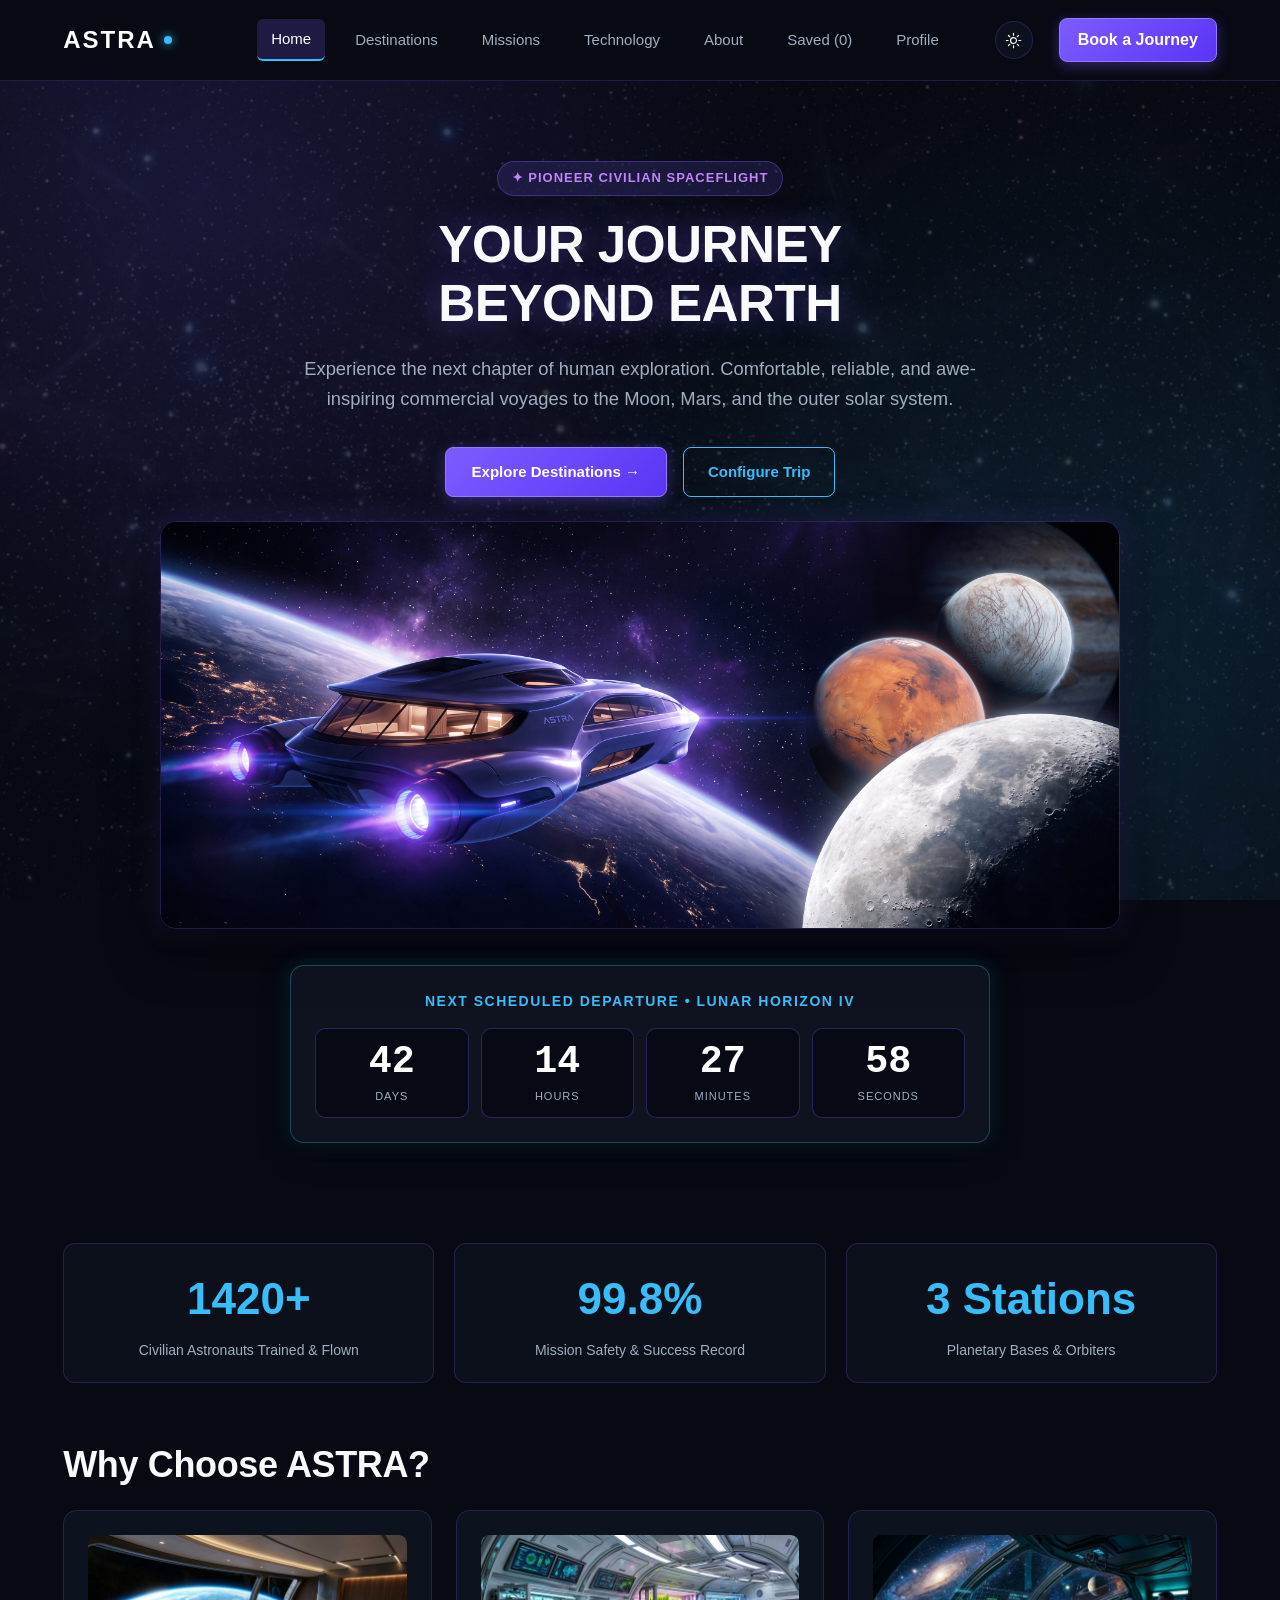
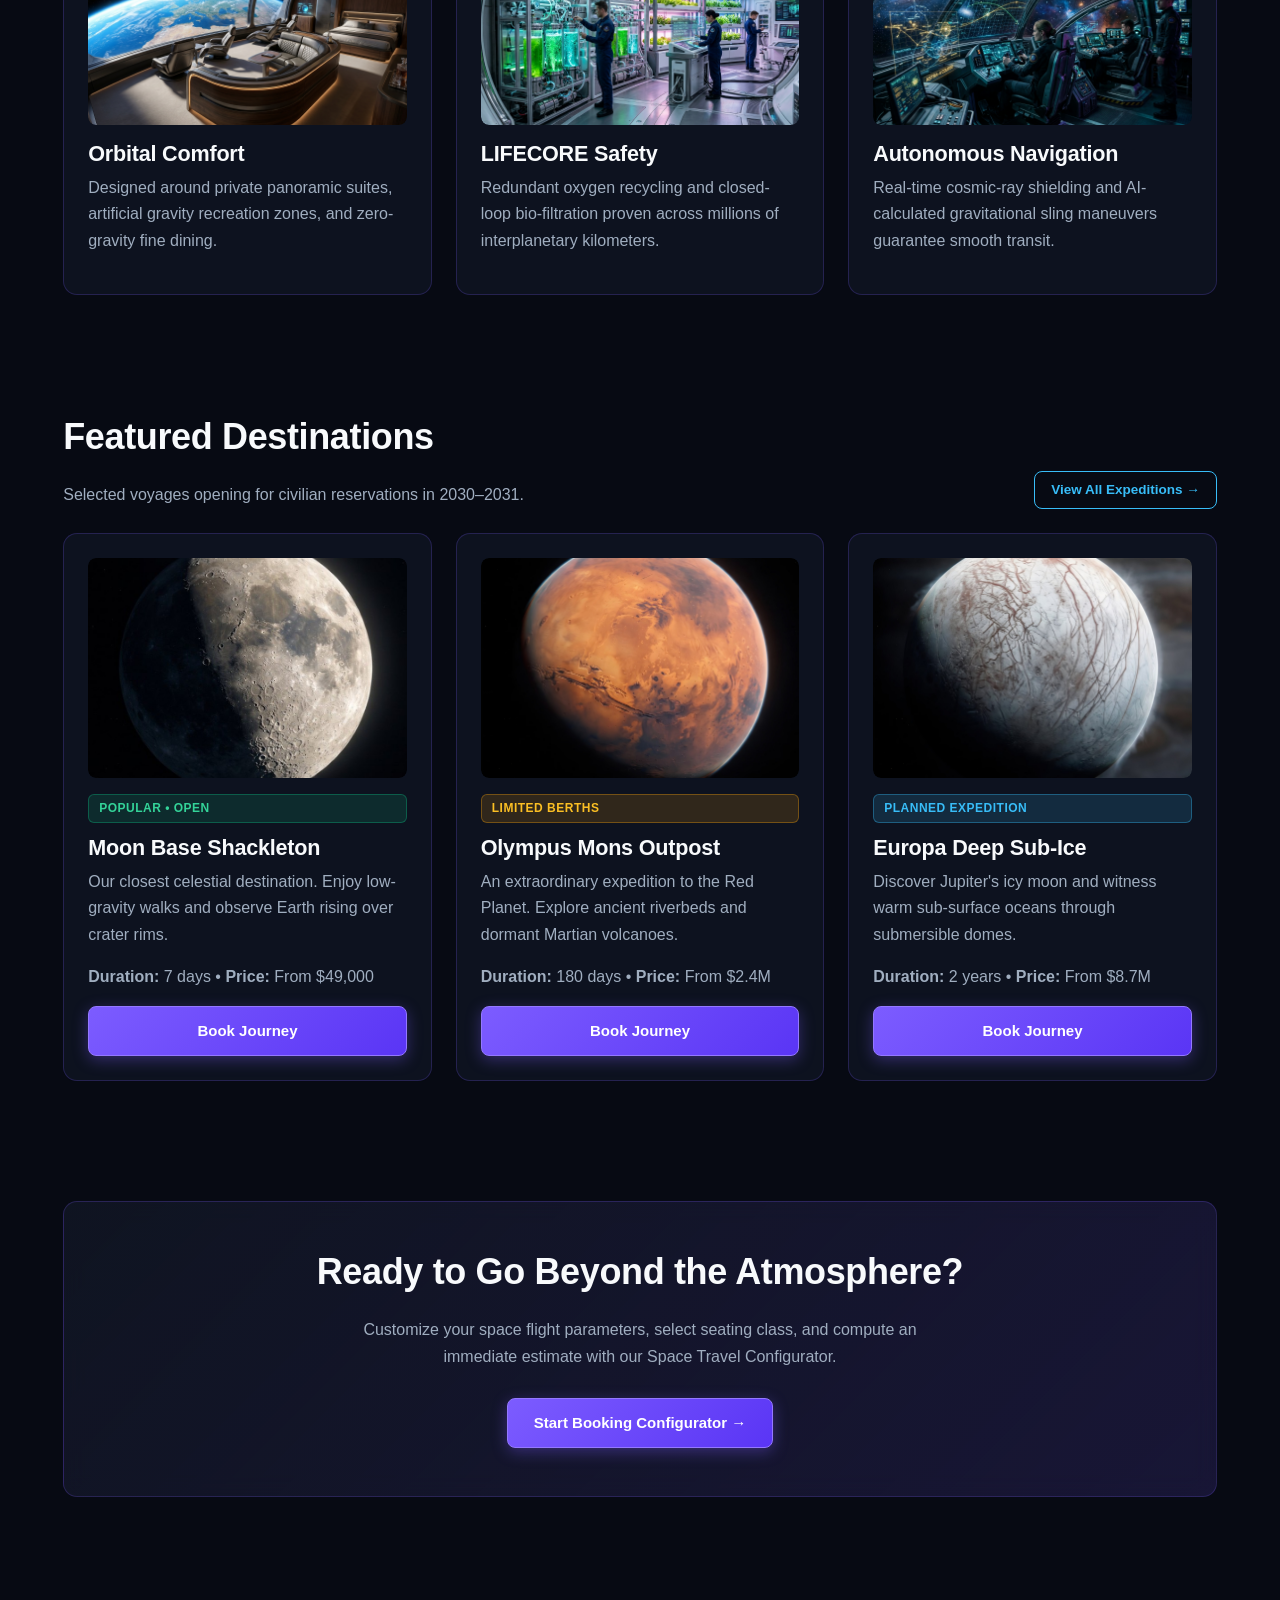
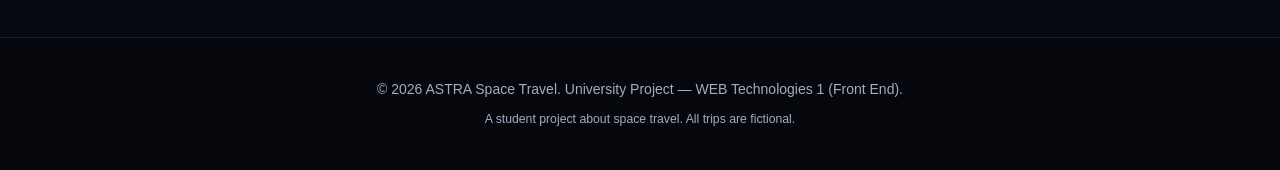
<file: index.html>
<!DOCTYPE html>
<html lang="en">
<head>
    <meta charset="UTF-8">
    <meta name="viewport" content="width=device-width, initial-scale=1.0">
    <script>document.documentElement.dataset.theme = localStorage.getItem("astra-theme") === "light" ? "light" : "dark";</script>
    <title>ASTRA - Space Travel Agency</title>
    <link href="https://cdn.jsdelivr.net/npm/bootstrap@5.3.3/dist/css/bootstrap.min.css" rel="stylesheet">
    <link rel="stylesheet" href="css/style.css">
    <link rel="icon" type="image/jpeg" href="images/Logo.jpg">
</head>
<body>

    <header class="astra-header">
        <nav class="navbar navbar-expand-xl astra-navbar" data-bs-theme="dark" aria-label="Main navigation">
            <div class="container">
                <a href="index.html" class="navbar-brand logo">
                    ASTRA <span class="logo-dot"></span>
                </a>

                <button
                    class="navbar-toggler"
                    type="button"
                    data-bs-toggle="collapse"
                    data-bs-target="#mainMenu"
                    aria-controls="mainMenu"
                    aria-expanded="false"
                    aria-label="Toggle navigation"
                >
                    <span class="navbar-toggler-icon"></span>
                </button>

                <div class="collapse navbar-collapse" id="mainMenu">
                    <div class="navbar-nav ms-auto align-items-xl-center">
                        <a class="nav-link active" href="index.html" aria-current="page">Home</a>
                        <a class="nav-link" href="destinations.html">Destinations</a>
                        <a class="nav-link" href="missions.html">Missions</a>
                        <a class="nav-link" href="technology.html">Technology</a>
                        <a class="nav-link" href="about.html">About</a>
                        <a class="nav-link" href="profile.html" id="navProfileLink">Profile</a>
                        <div id="navAuthSlot" class="d-flex align-items-center"></div>
                        <button type="button" class="theme-toggle" id="themeToggle" aria-pressed="false" aria-label="Switch to light theme" title="Switch to light theme">
                            <img class="theme-icon theme-icon-sun" src="images/theme-sun.svg" alt="">
                            <img class="theme-icon theme-icon-moon" src="images/theme-moon.svg" alt="">
                        </button>
                        <a href="booking.html" class="nav-cta-btn">Book a Journey</a>
                    </div>
                </div>
            </div>
        </nav>
    </header>

    <main>

        <section class="astra-hero">
            <div class="container">
                <span class="hero-badge">✦ Pioneer Civilian Spaceflight</span>
                <h1>
                    YOUR JOURNEY
                    <br>
                    BEYOND EARTH
                </h1>
                <p>
                    Experience the next chapter of human exploration.
                    Comfortable, reliable, and awe-inspiring commercial voyages to the Moon, Mars, and the outer solar system.
                </p>

                <div class="d-flex justify-content-center gap-3 mb-4">
                    <a href="destinations.html" class="astra-btn">
                        Explore Destinations →
                    </a>
                    <a href="booking.html" class="astra-btn-outline">
                        Configure Trip
                    </a>
                </div>

                <img
                    src="images/hero.jpg"
                    class="hero-image"
                    alt="ASTRA deep-space exploration vessel orbiting above a vibrant celestial body"
                >

                <div class="countdown-widget" role="timer" aria-label="Next Mission Launch Timer">
                    <div class="countdown-title">Next Scheduled Departure &bull; Lunar Horizon IV</div>
                    <div class="countdown-grid">
                        <div class="countdown-box">
                            <span id="countdownDays" class="countdown-number">42</span>
                            <span class="countdown-label">Days</span>
                        </div>
                        <div class="countdown-box">
                            <span id="countdownHours" class="countdown-number">14</span>
                            <span class="countdown-label">Hours</span>
                        </div>
                        <div class="countdown-box">
                            <span id="countdownMins" class="countdown-number">28</span>
                            <span class="countdown-label">Minutes</span>
                        </div>
                        <div class="countdown-box">
                            <span id="countdownSecs" class="countdown-number">55</span>
                            <span class="countdown-label">Seconds</span>
                        </div>
                    </div>
                </div>
            </div>
        </section>

        <section class="container" aria-labelledby="statsHeading">
            <h2 id="statsHeading" class="visually-hidden">ASTRA in numbers</h2>
            <div class="stats-grid">
                <div class="stat-item">
                    <span class="stat-number" data-target="1420" data-suffix="+">1420+</span>
                    <p class="stat-text">Civilian Astronauts Trained &amp; Flown</p>
                </div>
                <div class="stat-item">
                    <span class="stat-number" data-target="99.8" data-suffix="%">99.8%</span>
                    <p class="stat-text">Mission Safety &amp; Success Record</p>
                </div>
                <div class="stat-item">
                    <span class="stat-number" data-target="3" data-suffix=" Stations">3 Stations</span>
                    <p class="stat-text">Planetary Bases &amp; Orbiters</p>
                </div>
            </div>
        </section>

        <section class="astra-section">
            <div class="container">
                <h2>Why Choose ASTRA?</h2>
                <div class="grid grid-3">
                    <article class="astra-card">
                        <div class="card-img-wrapper">
                            <img src="images/why-comfort.jpg" alt="Luxury orbital cabin interior" style="height: 190px; object-fit: cover;">
                        </div>
                        <h3>Orbital Comfort</h3>
                        <p>
                            Designed around private panoramic suites, artificial gravity recreation zones, and zero-gravity fine dining.
                        </p>
                    </article>

                    <article class="astra-card">
                        <div class="card-img-wrapper">
                            <img src="images/why-safety.jpg" alt="LIFECORE bioregenerative life support lab" style="height: 190px; object-fit: cover;">
                        </div>
                        <h3>LIFECORE Safety</h3>
                        <p>
                            Redundant oxygen recycling and closed-loop bio-filtration proven across millions of interplanetary kilometers.
                        </p>
                    </article>

                    <article class="astra-card">
                        <div class="card-img-wrapper">
                            <img src="images/why-navigation.jpg" alt="NAVIGATE-AI holographic flight bridge" style="height: 190px; object-fit: cover;">
                        </div>
                        <h3>Autonomous Navigation</h3>
                        <p>
                            Real-time cosmic-ray shielding and AI-calculated gravitational sling maneuvers guarantee smooth transit.
                        </p>
                    </article>
                </div>
            </div>
        </section>

        <section class="astra-section">
            <div class="container">
                <div class="d-flex justify-content-between align-items-end mb-4 flex-wrap gap-2">
                    <div>
                        <h2>Featured Destinations</h2>
                        <p class="mb-0">Selected voyages opening for civilian reservations in 2030–2031.</p>
                    </div>
                    <a href="destinations.html" class="astra-btn-outline astra-btn-sm">
                        View All Expeditions →
                    </a>
                </div>

                <div class="row g-4">
                    <div class="col-12 col-md-4">
                        <article class="astra-card h-100 d-flex flex-column">
                            <div class="card-img-wrapper">
                                <img src="images/Moon.jpg" class="img-fluid" alt="The Moon with cratered surface" style="height: 220px;">
                            </div>
                            <span class="status-badge open">Popular &bull; Open</span>
                            <h3>Moon Base Shackleton</h3>
                            <p class="flex-grow-1">
                                Our closest celestial destination. Enjoy low-gravity walks and observe Earth rising over crater rims.
                            </p>
                            <p class="mb-3">
                                <strong>Duration:</strong> 7 days &bull; <strong>Price:</strong> From $49,000
                            </p>
                            <a href="booking.html?dest=moon" class="astra-btn w-100">Book Journey</a>
                        </article>
                    </div>

                    <div class="col-12 col-md-4">
                        <article class="astra-card h-100 d-flex flex-column">
                            <div class="card-img-wrapper">
                                <img src="images/Mars.jpg" class="img-fluid" alt="Red planet Mars showing Olympus Mons" style="height: 220px;">
                            </div>
                            <span class="status-badge limited">Limited Berths</span>
                            <h3>Olympus Mons Outpost</h3>
                            <p class="flex-grow-1">
                                An extraordinary expedition to the Red Planet. Explore ancient riverbeds and dormant Martian volcanoes.
                            </p>
                            <p class="mb-3">
                                <strong>Duration:</strong> 180 days &bull; <strong>Price:</strong> From $2.4M
                            </p>
                            <a href="booking.html?dest=mars" class="astra-btn w-100">Book Journey</a>
                        </article>
                    </div>

                    <div class="col-12 col-md-4">
                        <article class="astra-card h-100 d-flex flex-column">
                            <div class="card-img-wrapper">
                                <img src="images/Europa.jpg" class="img-fluid" alt="Icy surface of Jupiter's moon Europa" style="height: 220px;">
                            </div>
                            <span class="status-badge planned">Planned Expedition</span>
                            <h3>Europa Deep Sub-Ice</h3>
                            <p class="flex-grow-1">
                                Discover Jupiter's icy moon and witness warm sub-surface oceans through submersible domes.
                            </p>
                            <p class="mb-3">
                                <strong>Duration:</strong> 2 years &bull; <strong>Price:</strong> From $8.7M
                            </p>
                            <a href="booking.html?dest=europa" class="astra-btn w-100">Book Journey</a>
                        </article>
                    </div>
                </div>
            </div>
        </section>

        <section class="astra-section text-center">
            <div class="container">
                <div class="astra-card p-5" style="background: linear-gradient(135deg, rgba(16,21,34,0.95) 0%, rgba(124,92,255,0.15) 100%);">
                    <h2>Ready to Go Beyond the Atmosphere?</h2>
                    <p style="max-width: 600px; margin: 0 auto 28px;">
                        Customize your space flight parameters, select seating class, and compute an immediate estimate with our Space Travel Configurator.
                    </p>
                    <a href="booking.html" class="astra-btn">
                        Start Booking Configurator →
                    </a>
                </div>
            </div>
        </section>

    </main>

    <footer class="astra-footer">
        <div class="container">
            <p class="mb-2">© 2026 ASTRA Space Travel. University Project — WEB Technologies 1 (Front End).</p>
            <p class="small text-secondary mb-0">A student project about space travel. All trips are fictional.</p>
        </div>
    </footer>

    <script src="https://code.jquery.com/jquery-3.7.1.min.js"></script>
    <script src="https://cdn.jsdelivr.net/npm/bootstrap@5.3.3/dist/js/bootstrap.bundle.min.js"></script>
    <script src="js/favorites.js"></script>
    <script src="js/main.js"></script>
    <script src="js/auth.js"></script>
</body>
</html>
</file>
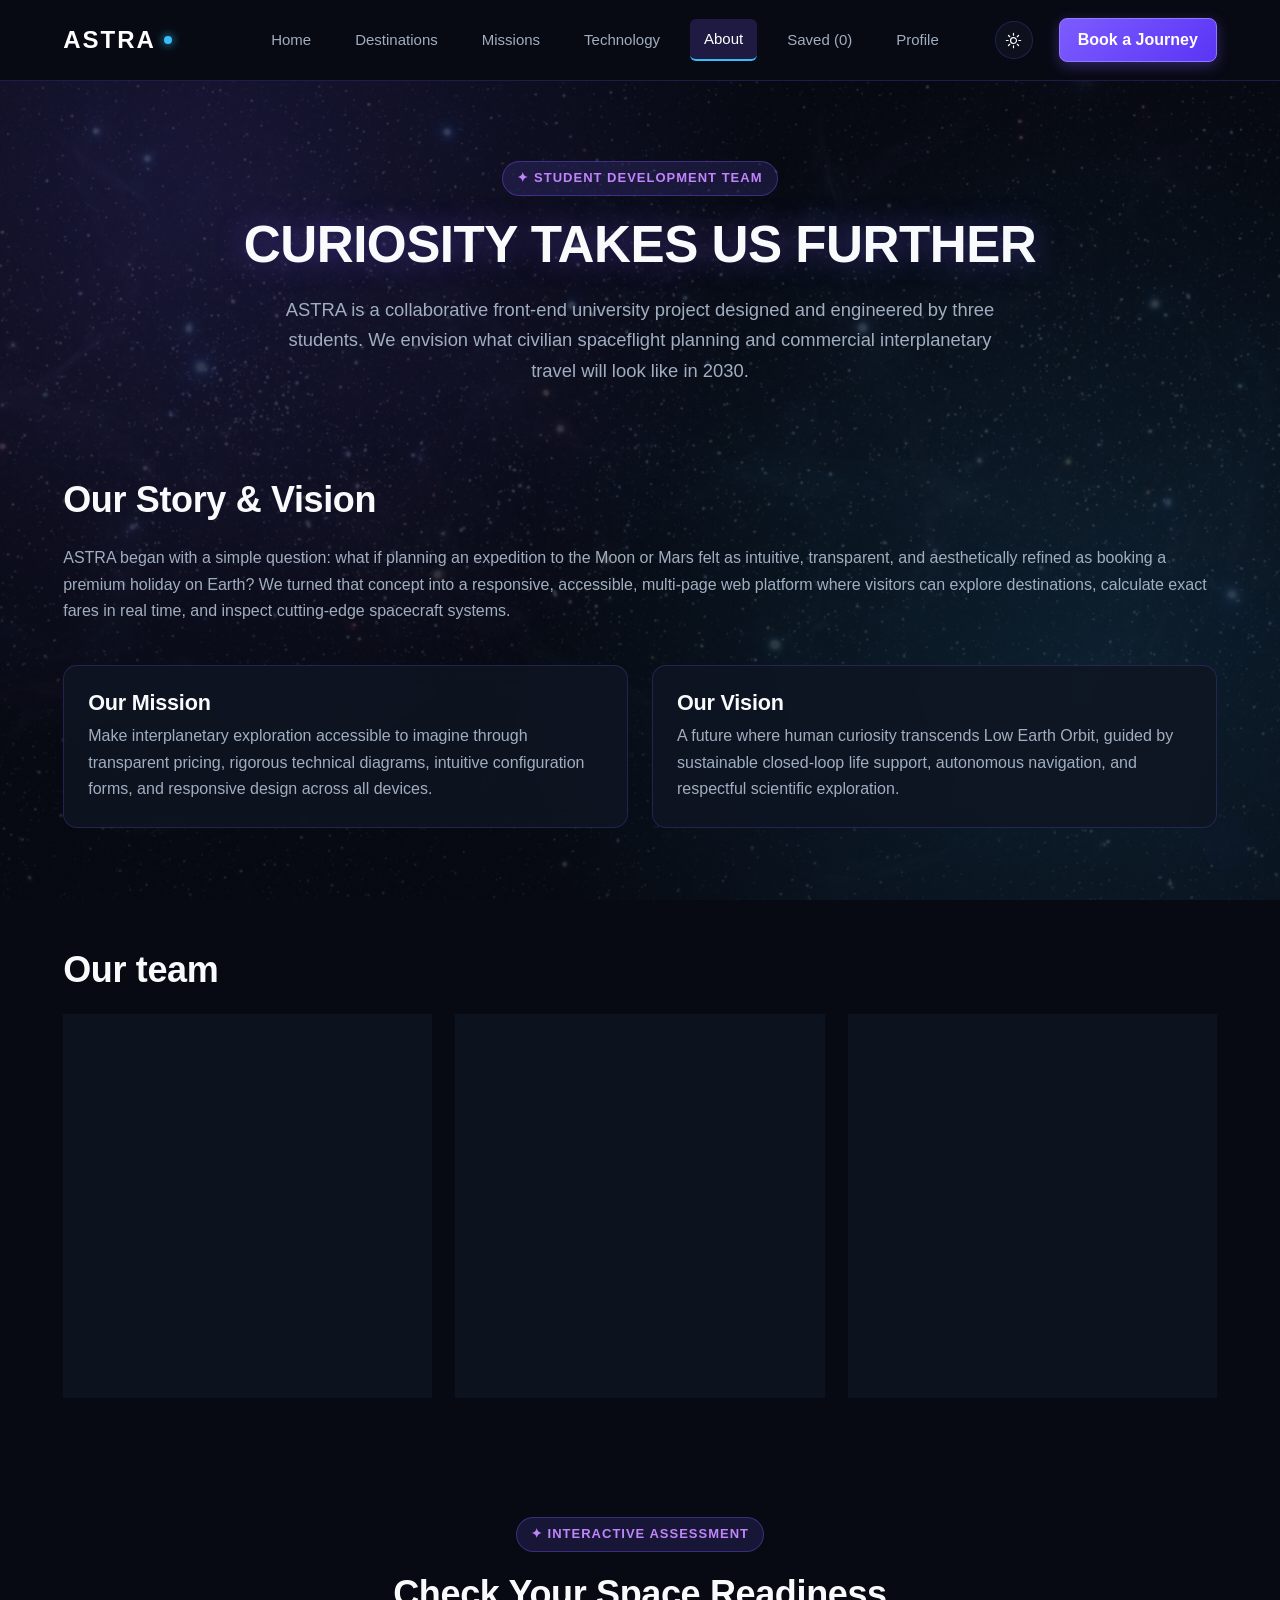
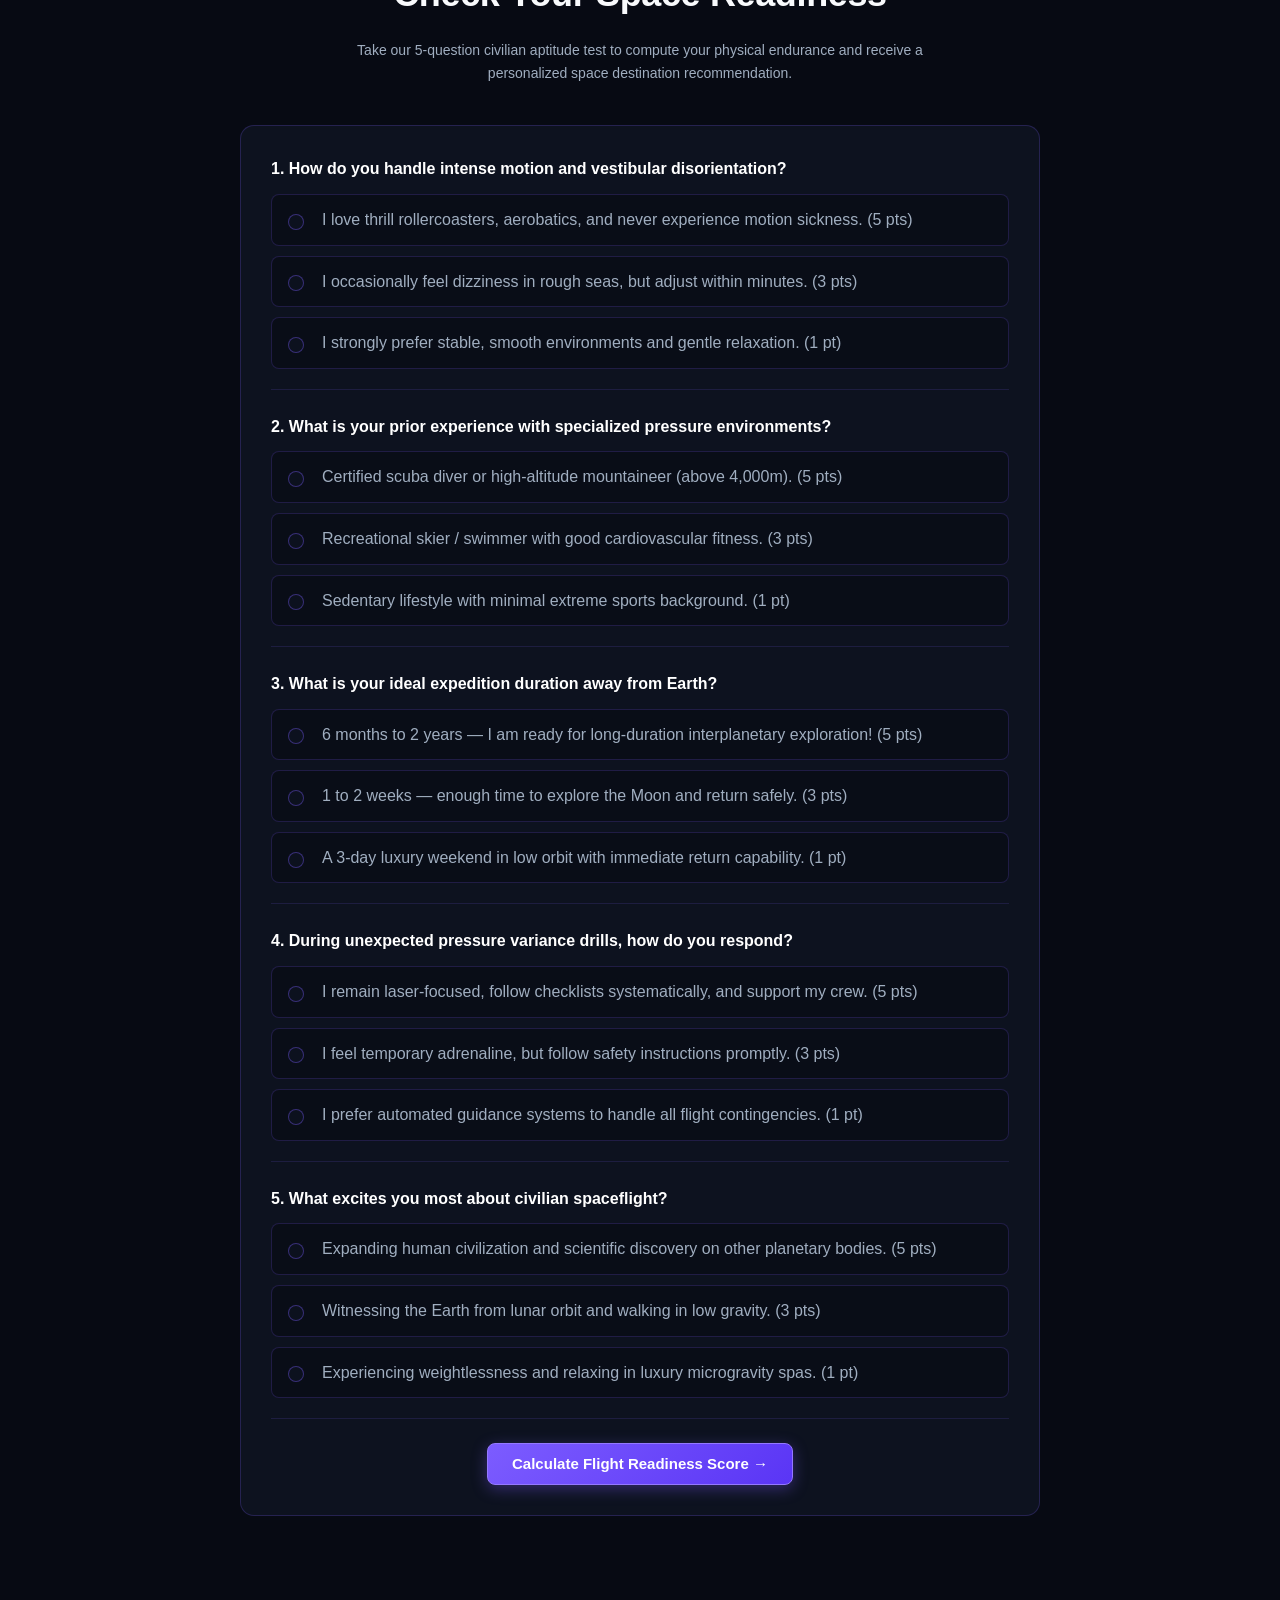
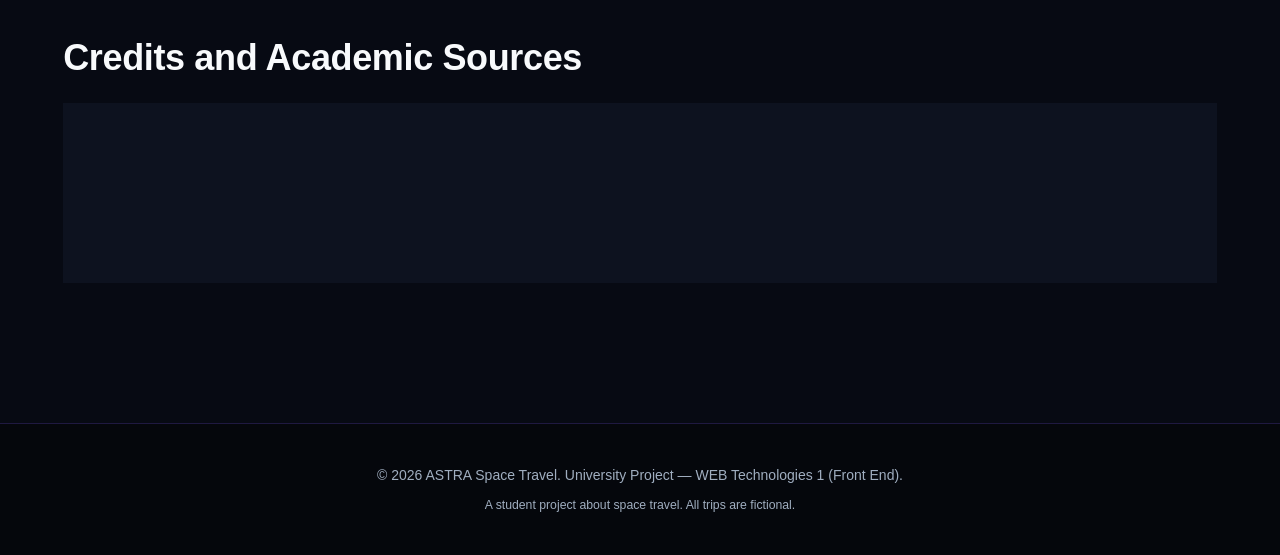
<file: about.html>
<!DOCTYPE html>
<html lang="en">
<head>
    <meta charset="UTF-8">
    <meta name="viewport" content="width=device-width, initial-scale=1.0">
    <script>document.documentElement.dataset.theme = localStorage.getItem("astra-theme") === "light" ? "light" : "dark";</script>
    <title>About &amp; Team | ASTRA Space Travel</title>
    <link href="https://cdn.jsdelivr.net/npm/bootstrap@5.3.3/dist/css/bootstrap.min.css" rel="stylesheet">
    <link rel="stylesheet" href="css/style.css">
    <link rel="icon" type="image/jpeg" href="images/Logo.jpg">
</head>
<body>

    
    <header class="astra-header">
        <nav class="navbar navbar-expand-xl astra-navbar" data-bs-theme="dark" aria-label="Main navigation">
            <div class="container">
                <a href="index.html" class="navbar-brand logo">
                    ASTRA <span class="logo-dot"></span>
                </a>

                
                <button
                    class="navbar-toggler"
                    type="button"
                    data-bs-toggle="collapse"
                    data-bs-target="#mainMenu"
                    aria-controls="mainMenu"
                    aria-expanded="false"
                    aria-label="Toggle navigation"
                >
                    <span class="navbar-toggler-icon"></span>
                </button>

                
                <div class="collapse navbar-collapse" id="mainMenu">
                    <div class="navbar-nav ms-auto align-items-xl-center">
                        <a class="nav-link" href="index.html">Home</a>
                        <a class="nav-link" href="destinations.html">Destinations</a>
                        <a class="nav-link" href="missions.html">Missions</a>
                        <a class="nav-link" href="technology.html">Technology</a>
                        <a class="nav-link active" href="about.html" aria-current="page">About</a>
                        <a class="nav-link" href="profile.html" id="navProfileLink">Profile</a>
                        <div id="navAuthSlot" class="d-flex align-items-center"></div>
                        <button type="button" class="theme-toggle" id="themeToggle" aria-pressed="false" aria-label="Switch to light theme" title="Switch to light theme">
                            <img class="theme-icon theme-icon-sun" src="images/theme-sun.svg" alt="">
                            <img class="theme-icon theme-icon-moon" src="images/theme-moon.svg" alt="">
                        </button>
                        <a href="booking.html" class="nav-cta-btn">Book a Journey</a>
                    </div>
                </div>
            </div>
        </nav>
    </header>

    
    <main>

        
        <section class="astra-hero">
            <div class="container">
                <span class="hero-badge">✦ Student Development Team</span>
                <h1>CURIOSITY TAKES US FURTHER</h1>
                <p>
                    ASTRA is a collaborative front-end university project designed and engineered by three students.
                    We envision what civilian spaceflight planning and commercial interplanetary travel will look like in 2030.
                </p>
            </div>
        </section>

        
        <section class="astra-section pt-0">
            <div class="container">
                <h2>Our Story &amp; Vision</h2>
                <p>
                    ASTRA began with a simple question: what if planning an expedition to the Moon or Mars felt as intuitive, transparent, and aesthetically refined as booking a premium holiday on Earth? We turned that concept into a responsive, accessible, multi-page web platform where visitors can explore destinations, calculate exact fares in real time, and inspect cutting-edge spacecraft systems.
                </p>
                <div class="row g-4 mt-2">
                    <div class="col-12 col-md-6">
                        <article class="astra-card h-100">
                            <h3>Our Mission</h3>
                            <p class="mb-0">
                                Make interplanetary exploration accessible to imagine through transparent pricing, rigorous technical diagrams, intuitive configuration forms, and responsive design across all devices.
                            </p>
                        </article>
                    </div>
                    <div class="col-12 col-md-6">
                        <article class="astra-card h-100">
                            <h3>Our Vision</h3>
                            <p class="mb-0">
                                A future where human curiosity transcends Low Earth Orbit, guided by sustainable closed-loop life support, autonomous navigation, and respectful scientific exploration.
                            </p>
                        </article>
                    </div>
                </div>
            </div>
        </section>

        
        

        
        <section class="astra-section">
            <div class="container">
                <h2>Our team</h2>
                <div class="grid grid-3">
                    
                    <article class="astra-card d-flex flex-column">
                        <span class="status-badge open">Student 1</span>
                        <h3>Gulyayev Mikhail</h3>
                        <p class="text-info small fw-bold mb-2">Home (index.html) &amp; Destinations (destinations.html)</p>
                        <ul class="small text-secondary ps-3 mb-4 flex-grow-1">
                            <li>Shared styles and navigation</li>
                            <li>Dynamic DOM-manipulated catalog of 8 destination objects</li>
                            <li>Live search, category filters, and multi-criteria sorting</li>
                            <li>Count and average price calculations</li>
                            <li>Launch countdown timer and animated stats on Home</li>
                        </ul>
                    </article>

                    
                    <article class="astra-card d-flex flex-column">
                        <span class="status-badge open">Student 2</span>
                        <h3>Abdykhamit Beknur</h3>
                        <p class="text-info small fw-bold mb-2">Missions (missions.html) &amp; Booking (booking.html)</p>
                        <ul class="small text-secondary ps-3 mb-4 flex-grow-1">
                            <li>Booking form and reservation history</li>
                            <li>7-field Bootstrap form with regex validation for email and phone</li>
                            <li>Inline error feedback under fields (no alerts) and auto-clearing</li>
                            <li>Real-time dynamic cost calculator with 20% deposit estimate</li>
                            <li>FAQ accordion and back-to-top button</li>
                        </ul>
                    </article>

                    
                    <article class="astra-card d-flex flex-column">
                        <span class="status-badge open">Student 3</span>
                        <h3>Zhumazhan Miras</h3>
                        <p class="text-info small fw-bold mb-2">Technology (technology.html) &amp; About (about.html)</p>
                        <ul class="small text-secondary ps-3 mb-4 flex-grow-1">
                            <li>Interactive spacecraft subsystems explorer (tabs switcher)</li>
                            <li>Spacecraft blueprint viewer</li>
                            <li>Interactive Space Readiness Quiz with dynamic score calculation</li>
                            <li>About page and project documentation</li>
                            <li>Accessibility audit: heading levels, alt tags, and keyboard focus</li>
                        </ul>
                    </article>
                </div>
            </div>
        </section>

        
        <section class="astra-section">
            <div class="container">
                <div class="text-center mb-4">
                    <span class="hero-badge">✦ Interactive Assessment</span>
                    <h2>Check Your Space Readiness</h2>
                    <p class="small text-secondary" style="max-width: 600px; margin: 0 auto;">
                        Take our 5-question civilian aptitude test to compute your physical endurance and receive a personalized space destination recommendation.
                    </p>
                </div>

                <div class="quiz-container">
                    <form id="spaceQuizForm" novalidate>

                        
                        <div class="quiz-step">
                            <div class="quiz-step-title">1. How do you handle intense motion and vestibular disorientation?</div>
                            <div class="quiz-options">
                                <label class="quiz-option-label">
                                    <input type="radio" name="q1" value="5" class="form-check-input me-2" required>
                                    I love thrill rollercoasters, aerobatics, and never experience motion sickness. (5 pts)
                                </label>
                                <label class="quiz-option-label">
                                    <input type="radio" name="q1" value="3" class="form-check-input me-2">
                                    I occasionally feel dizziness in rough seas, but adjust within minutes. (3 pts)
                                </label>
                                <label class="quiz-option-label">
                                    <input type="radio" name="q1" value="1" class="form-check-input me-2">
                                    I strongly prefer stable, smooth environments and gentle relaxation. (1 pt)
                                </label>
                            </div>
                        </div>

                        
                        <div class="quiz-step">
                            <div class="quiz-step-title">2. What is your prior experience with specialized pressure environments?</div>
                            <div class="quiz-options">
                                <label class="quiz-option-label">
                                    <input type="radio" name="q2" value="5" class="form-check-input me-2" required>
                                    Certified scuba diver or high-altitude mountaineer (above 4,000m). (5 pts)
                                </label>
                                <label class="quiz-option-label">
                                    <input type="radio" name="q2" value="3" class="form-check-input me-2">
                                    Recreational skier / swimmer with good cardiovascular fitness. (3 pts)
                                </label>
                                <label class="quiz-option-label">
                                    <input type="radio" name="q2" value="1" class="form-check-input me-2">
                                    Sedentary lifestyle with minimal extreme sports background. (1 pt)
                                </label>
                            </div>
                        </div>

                        
                        <div class="quiz-step">
                            <div class="quiz-step-title">3. What is your ideal expedition duration away from Earth?</div>
                            <div class="quiz-options">
                                <label class="quiz-option-label">
                                    <input type="radio" name="q3" value="5" class="form-check-input me-2" required>
                                    6 months to 2 years — I am ready for long-duration interplanetary exploration! (5 pts)
                                </label>
                                <label class="quiz-option-label">
                                    <input type="radio" name="q3" value="3" class="form-check-input me-2">
                                    1 to 2 weeks — enough time to explore the Moon and return safely. (3 pts)
                                </label>
                                <label class="quiz-option-label">
                                    <input type="radio" name="q3" value="1" class="form-check-input me-2">
                                    A 3-day luxury weekend in low orbit with immediate return capability. (1 pt)
                                </label>
                            </div>
                        </div>

                        
                        <div class="quiz-step">
                            <div class="quiz-step-title">4. During unexpected pressure variance drills, how do you respond?</div>
                            <div class="quiz-options">
                                <label class="quiz-option-label">
                                    <input type="radio" name="q4" value="5" class="form-check-input me-2" required>
                                    I remain laser-focused, follow checklists systematically, and support my crew. (5 pts)
                                </label>
                                <label class="quiz-option-label">
                                    <input type="radio" name="q4" value="3" class="form-check-input me-2">
                                    I feel temporary adrenaline, but follow safety instructions promptly. (3 pts)
                                </label>
                                <label class="quiz-option-label">
                                    <input type="radio" name="q4" value="1" class="form-check-input me-2">
                                    I prefer automated guidance systems to handle all flight contingencies. (1 pt)
                                </label>
                            </div>
                        </div>

                        
                        <div class="quiz-step">
                            <div class="quiz-step-title">5. What excites you most about civilian spaceflight?</div>
                            <div class="quiz-options">
                                <label class="quiz-option-label">
                                    <input type="radio" name="q5" value="5" class="form-check-input me-2" required>
                                    Expanding human civilization and scientific discovery on other planetary bodies. (5 pts)
                                </label>
                                <label class="quiz-option-label">
                                    <input type="radio" name="q5" value="3" class="form-check-input me-2">
                                    Witnessing the Earth from lunar orbit and walking in low gravity. (3 pts)
                                </label>
                                <label class="quiz-option-label">
                                    <input type="radio" name="q5" value="1" class="form-check-input me-2">
                                    Experiencing weightlessness and relaxing in luxury microgravity spas. (1 pt)
                                </label>
                            </div>
                        </div>

                        <div id="quizWarning" role="alert" class="alert alert-warning py-2 small" style="display: none;"></div>

                        <div class="text-center mt-4">
                            <button type="submit" class="astra-btn py-2 px-4">
                                Calculate Flight Readiness Score →
                            </button>
                        </div>
                    </form>

                    
                    <div id="quizResultCard" class="quiz-result-card" role="status" aria-live="polite">
                        <h3 id="quizRank" class="h3 my-2" style="color: #38bdf8;">Certified Lunar Explorer</h3>
                        <p id="quizScoreValue" class="fw-bold text-white mb-2">19 / 25 pts (76% Readiness)</p>
                        <p id="quizRecommendation" class="text-secondary small mb-4"></p>
                        
                        <div class="d-flex justify-content-center gap-3 flex-wrap">
                            <a id="quizBookLink" href="booking.html" class="astra-btn astra-btn-sm">
                                Configure Recommended Voyage →
                            </a>
                            <button type="button" id="retakeQuizBtn" class="astra-btn-outline astra-btn-sm">
                                Retake Quiz
                            </button>
                        </div>
                    </div>
                </div>
            </div>
        </section>

        
        <section class="astra-section">
            <div class="container">
                <h2>Credits and Academic Sources</h2>
                <div class="astra-card p-4">
                    <ul class="small text-secondary mb-3 ps-3">
                        <li><strong>CSS Framework:</strong> <a href="https://getbootstrap.com/docs/5.3/" target="_blank" rel="noopener">Bootstrap 5.3</a> (Grid, Utilities, Forms, Components).</li>
                        <li><strong>JavaScript Library:</strong> <a href="https://jquery.com/" target="_blank" rel="noopener">jQuery 3.7.1</a> (DOM event handling, animations, effects).</li>
                        <li><strong>Photography:</strong> NASA imagery and generated illustrations.</li>
                        <li><strong>Original Schematics:</strong> Custom SVG diagrams (<code class="text-info">orion-x.svg</code>, <code class="text-info">lifecore.svg</code>, <code class="text-info">navigate-ai.svg</code>, <code class="text-info">astra-shield.svg</code>) designed for the ASTRA student project.</li>
                        <li><strong>Content:</strong> All spacecraft concepts, expedition itineraries, and mission rates are fictional and prepared for Front End university evaluation.</li>
                    </ul>
                </div>
            </div>
        </section>

    </main>

    
    <footer class="astra-footer">
        <div class="container">
            <p class="mb-2">© 2026 ASTRA Space Travel. University Project — WEB Technologies 1 (Front End).</p>
            <p class="small text-secondary mb-0">A student project about space travel. All trips are fictional.</p>
        </div>
    </footer>

    
    <script src="https://code.jquery.com/jquery-3.7.1.min.js"></script>
    <script src="https://cdn.jsdelivr.net/npm/bootstrap@5.3.3/dist/js/bootstrap.bundle.min.js"></script>
    <script src="js/favorites.js"></script>
    <script src="js/main.js"></script>
    <script src="js/auth.js"></script>
    <script src="js/quiz.js"></script>
</body>
</html>
</file>
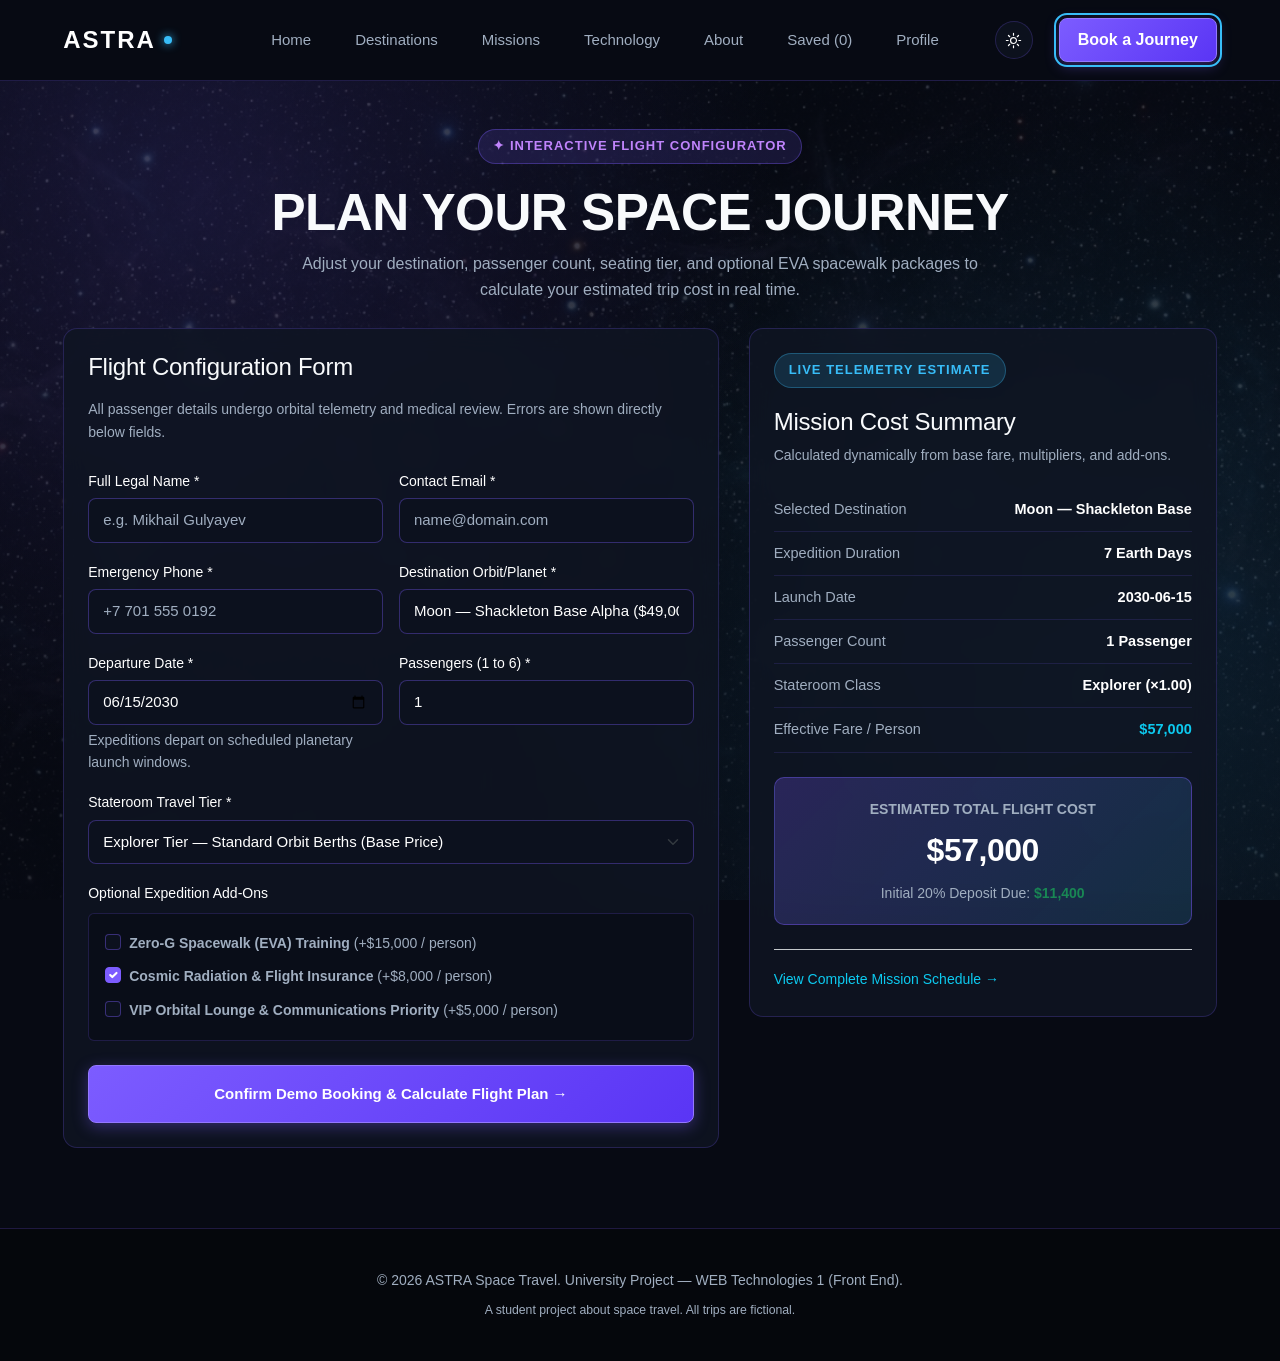
<file: booking.html>
<!DOCTYPE html>
<html lang="en">
<head>
    <meta charset="UTF-8">
    <meta name="viewport" content="width=device-width, initial-scale=1.0">
    <script>document.documentElement.dataset.theme = localStorage.getItem("astra-theme") === "light" ? "light" : "dark";</script>
    <title>Booking Configurator | ASTRA</title>
    <link href="https://cdn.jsdelivr.net/npm/bootstrap@5.3.3/dist/css/bootstrap.min.css" rel="stylesheet">
    <link rel="stylesheet" href="css/style.css">
    <link rel="icon" type="image/jpeg" href="images/Logo.jpg">
</head>
<body>

    <header class="astra-header">
        <nav class="navbar navbar-expand-xl astra-navbar" data-bs-theme="dark" aria-label="Main navigation">
            <div class="container">
                <a href="index.html" class="navbar-brand logo">
                    ASTRA <span class="logo-dot"></span>
                </a>

                <button
                    class="navbar-toggler"
                    type="button"
                    data-bs-toggle="collapse"
                    data-bs-target="#mainMenu"
                    aria-controls="mainMenu"
                    aria-expanded="false"
                    aria-label="Toggle navigation"
                >
                    <span class="navbar-toggler-icon"></span>
                </button>

                <div class="collapse navbar-collapse" id="mainMenu">
                    <div class="navbar-nav ms-auto align-items-xl-center">
                        <a class="nav-link" href="index.html">Home</a>
                        <a class="nav-link" href="destinations.html">Destinations</a>
                        <a class="nav-link" href="missions.html">Missions</a>
                        <a class="nav-link" href="technology.html">Technology</a>
                        <a class="nav-link" href="about.html">About</a>
                        <a class="nav-link" href="profile.html" id="navProfileLink">Profile</a>
                        <div id="navAuthSlot" class="d-flex align-items-center"></div>
                        <button type="button" class="theme-toggle" id="themeToggle" aria-pressed="false" aria-label="Switch to light theme" title="Switch to light theme">
                            <img class="theme-icon theme-icon-sun" src="images/theme-sun.svg" alt="">
                            <img class="theme-icon theme-icon-moon" src="images/theme-moon.svg" alt="">
                        </button>
                        <a href="booking.html" class="nav-cta-btn active" aria-current="page">Book a Journey</a>
                    </div>
                </div>
            </div>
        </nav>
    </header>

    <main class="container my-5">
        <section class="page-heading mb-4 text-center">
            <span class="hero-badge">✦ Interactive Flight Configurator</span>
            <h1>PLAN YOUR SPACE JOURNEY</h1>
            <p style="max-width: 680px; margin: 0 auto;">
                Adjust your destination, passenger count, seating tier, and optional EVA spacewalk packages to calculate your estimated trip cost in real time.
            </p>
        </section>

        <div id="bookingSuccessCard" class="booking-success-card" role="status" aria-live="assertive">
            <div class="d-flex align-items-center gap-3 mb-2">
                <span class="booking-success-icon" style="display: inline-flex; align-items: center; justify-content: center; width: 44px; height: 44px; border-radius: 50%; background: rgba(16, 185, 129, 0.15); color: #10b981;" aria-hidden="true">
                    <svg width="24" height="24" viewBox="0 0 24 24" fill="none" stroke="currentColor" stroke-width="2" stroke-linecap="round" stroke-linejoin="round">
                        <path d="M4.5 16.5c-1.5 1.26-2 5-2 5s3.74-.5 5-2c.71-.84.7-2.13-.09-2.91a2.18 2.18 0 0 0-2.91-.09z"/>
                        <path d="M12 15l-3-3a22 22 0 0 1 2-3.95A12.88 12.88 0 0 1 22 2c0 2.72-.78 7.5-6 11a22.35 22.35 0 0 1-4 2z"/>
                        <path d="M9 12H4s.55-3.03 2-4c1.62-1.08 5 0 5 0"/>
                        <path d="M12 9V4s3.03.55 4 2c1.08 1.62 0 5 0 5"/>
                    </svg>
                </span>
                <div>
                    <h2 class="booking-success-title mb-0">Expedition Reservation Confirmed!</h2>
                    <p class="small text-secondary mb-0">Your reservation payload has been verified by the ASTRA Flight Directorate.</p>
                </div>
            </div>
            <hr style="border-color: rgba(16, 185, 129, 0.3);">
            <div class="row g-2 small">
                <div class="col-12 col-sm-6">
                    <strong>Booking Reference:</strong> <span id="confirmedCode" class="text-info fw-bold">ASTRA-2030-9182</span>
                </div>
                <div class="col-12 col-sm-6">
                    <strong>Lead Passenger:</strong> <span id="confirmedPassenger">Gulyayev Mikhail</span>
                </div>
                <div class="col-12 col-sm-6">
                    <strong>Mission Itinerary:</strong> <span id="confirmedDest">Moon Base Shackleton</span>
                </div>
                <div class="col-12 col-sm-6">
                    <strong>Total Fare:</strong> <span id="confirmedTotal" class="text-white fw-bold">$49,000</span>
                    <span class="text-secondary">(20% Deposit: <span id="confirmedDeposit" class="text-success">$9,800</span>)</span>
                </div>
            </div>
            <p class="small text-muted mt-3 mb-0">A mission briefing packet will be delivered to your registered email address.</p>
            <div class="mt-3">
                <a href="profile.html" class="astra-btn astra-btn-sm">
                    View in My Profile &amp; Flight History &rarr;
                </a>
            </div>
        </div>

        <div class="booking-grid">

            <section class="astra-card">
                <h2 class="h4 mb-3">Flight Configuration Form</h2>
                <p class="small text-secondary mb-4">
                    All passenger details undergo orbital telemetry and medical review. Errors are shown directly below fields.
                </p>

                <form id="bookingForm" novalidate>
                    <div class="row g-3">

                        <div class="col-12 col-md-6">
                            <label for="fullName" class="form-label">Full Legal Name *</label>
                            <input
                                type="text"
                                id="fullName"
                                name="fullName"
                                class="form-control"
                                placeholder="e.g. Mikhail Gulyayev"
                                autocomplete="name"
                                required
                            >
                            <div class="invalid-feedback"></div>
                        </div>

                        <div class="col-12 col-md-6">
                            <label for="email" class="form-label">Contact Email *</label>
                            <input
                                type="email"
                                id="email"
                                name="email"
                                class="form-control"
                                placeholder="name@domain.com"
                                autocomplete="email"
                                required
                            >
                            <div class="invalid-feedback"></div>
                        </div>

                        <div class="col-12 col-md-6">
                            <label for="phone" class="form-label">Emergency Phone *</label>
                            <input
                                type="tel"
                                id="phone"
                                name="phone"
                                class="form-control"
                                placeholder="+7 701 555 0192"
                                autocomplete="tel"
                                required
                            >
                            <div class="invalid-feedback"></div>
                        </div>

                        <div class="col-12 col-md-6">
                            <label for="destination" class="form-label">Destination Orbit/Planet *</label>
                            <select id="destination" name="destination" class="form-select" required>
                                <option value="" disabled>Select an option</option>
                                <option value="moon" selected>Moon — Shackleton Base Alpha ($49,000)</option>
                                <option value="mars">Mars — Olympus Mons Outpost ($2.4M)</option>
                                <option value="europa">Europa — Sub-Oceanic Lab ($8.7M)</option>
                                <option value="titan">Titan — Methane Sea Dunes ($12.5M)</option>
                                <option value="orbital-spa">ASTRA Orbital Sanctuary ($18,500)</option>
                                <option value="ceres-port">Ceres - Asteroid Belt Waystation ($5.4M)</option>
                                <option value="helios-watch">Helios - Solar Corona Watch ($4.2M)</option>
                                <option value="venus-cloud">Venus — Aphrodite Cloud City ($3.1M)</option>
                            </select>
                            <div class="invalid-feedback"></div>
                        </div>

                        <div class="col-12 col-md-6">
                            <label for="departure" class="form-label">Departure Date *</label>
                            <input
                                type="date"
                                id="departure"
                                name="departure"
                                class="form-control"
                                value="2030-06-15"
                                min="2030-01-01"
                                required
                            >
                            <div class="invalid-feedback"></div>
                            <small class="text-secondary d-block mt-1">Expeditions depart on scheduled planetary launch windows.</small>
                        </div>

                        <div class="col-12 col-md-6">
                            <label for="passengers" class="form-label">Passengers (1 to 6) *</label>
                            <input
                                type="number"
                                id="passengers"
                                name="passengers"
                                class="form-control"
                                value="1"
                                min="1"
                                max="6"
                                step="1"
                                required
                            >
                            <div class="invalid-feedback"></div>
                        </div>

                        <div class="col-12">
                            <label for="travelClass" class="form-label">Stateroom Travel Tier *</label>
                            <select id="travelClass" name="travelClass" class="form-select" required>
                                <option value="" disabled>Select an option</option>
                                <option value="explorer" selected>Explorer Tier — Standard Orbit Berths (Base Price)</option>
                                <option value="voyager">Voyager Tier — Private Suite &amp; Gourmet Nutrition (&times;1.35)</option>
                                <option value="first">Galactic First — 360&deg; Cupola &amp; Dedicated Flight Specialist (&times;1.80)</option>
                            </select>
                            <div class="invalid-feedback"></div>
                        </div>

                        <div class="col-12">
                            <label class="form-label mb-2">Optional Expedition Add-Ons</label>
                            <div class="p-3 rounded" style="background: rgba(7,10,19,0.5); border: 1px solid rgba(124,92,255,0.2);">
                                <div class="form-check mb-2">
                                    <input class="form-check-input" type="checkbox" id="addonSpacewalk" value="15000">
                                    <label class="form-check-label" for="addonSpacewalk">
                                        <strong>Zero-G Spacewalk (EVA) Training</strong> (+$15,000 / person)
                                    </label>
                                </div>
                                <div class="form-check mb-2">
                                    <input class="form-check-input" type="checkbox" id="addonInsurance" value="8000" checked>
                                    <label class="form-check-label" for="addonInsurance">
                                        <strong>Cosmic Radiation &amp; Flight Insurance</strong> (+$8,000 / person)
                                    </label>
                                </div>
                                <div class="form-check">
                                    <input class="form-check-input" type="checkbox" id="addonLounge" value="5000">
                                    <label class="form-check-label" for="addonLounge">
                                        <strong>VIP Orbital Lounge &amp; Communications Priority</strong> (+$5,000 / person)
                                    </label>
                                </div>
                            </div>
                        </div>

                        <div class="col-12 mt-4">
                            <button type="submit" id="submitBookingBtn" class="astra-btn w-100 py-3">
                                Confirm Demo Booking &amp; Calculate Flight Plan →
                            </button>
                        </div>
                    </div>
                </form>
            </section>

            <aside class="astra-card summary-card" aria-label="Live Mission Price Estimate">
                <span class="hero-badge" style="background: rgba(56,189,248,0.15); border-color: rgba(56,189,248,0.3); color: #38bdf8;">LIVE TELEMETRY ESTIMATE</span>
                <h2 class="h4 mb-2">Mission Cost Summary</h2>
                <p class="small text-secondary mb-3">Calculated dynamically from base fare, multipliers, and add-ons.</p>

                <dl class="summary-list">
                    <div>
                        <dt>Selected Destination</dt>
                        <dd id="summaryDestination">Moon — Shackleton Base</dd>
                    </div>
                    <div>
                        <dt>Expedition Duration</dt>
                        <dd id="summaryDuration">7 Earth Days</dd>
                    </div>
                    <div>
                        <dt>Launch Date</dt>
                        <dd id="summaryDate">2030-06-15</dd>
                    </div>
                    <div>
                        <dt>Passenger Count</dt>
                        <dd id="summaryPassengers">1 Passenger</dd>
                    </div>
                    <div>
                        <dt>Stateroom Class</dt>
                        <dd id="summaryClass">Explorer (×1.00)</dd>
                    </div>
                    <div>
                        <dt>Effective Fare / Person</dt>
                        <dd id="summaryFare" class="text-info">$57,000</dd>
                    </div>
                </dl>

                <div class="total-box">
                    <span class="small text-secondary text-uppercase fw-bold letter-spacing-1">Estimated Total Flight Cost</span>
                    <div id="totalPrice" class="total-price" aria-live="polite">$57,000</div>
                    <span class="small text-secondary">
                        Initial 20% Deposit Due: <strong id="depositPrice" class="text-success">$11,400</strong>
                    </span>
                </div>

                <div class="mt-4 pt-3 border-top border-secondary-subtle">
                    <a href="missions.html" class="small text-info text-decoration-none">
                        View Complete Mission Schedule &rarr;
                    </a>
                </div>
            </aside>

        </div>
    </main>

    <footer class="astra-footer">
        <div class="container">
            <p class="mb-2">© 2026 ASTRA Space Travel. University Project — WEB Technologies 1 (Front End).</p>
            <p class="small text-secondary mb-0">A student project about space travel. All trips are fictional.</p>
        </div>
    </footer>

    <script src="https://code.jquery.com/jquery-3.7.1.min.js"></script>
    <script src="https://cdn.jsdelivr.net/npm/bootstrap@5.3.3/dist/js/bootstrap.bundle.min.js"></script>
    <script src="js/favorites.js"></script>
    <script src="js/main.js"></script>
    <script src="js/auth.js"></script>
    <script src="js/booking.js"></script>
</body>
</html>
</file>
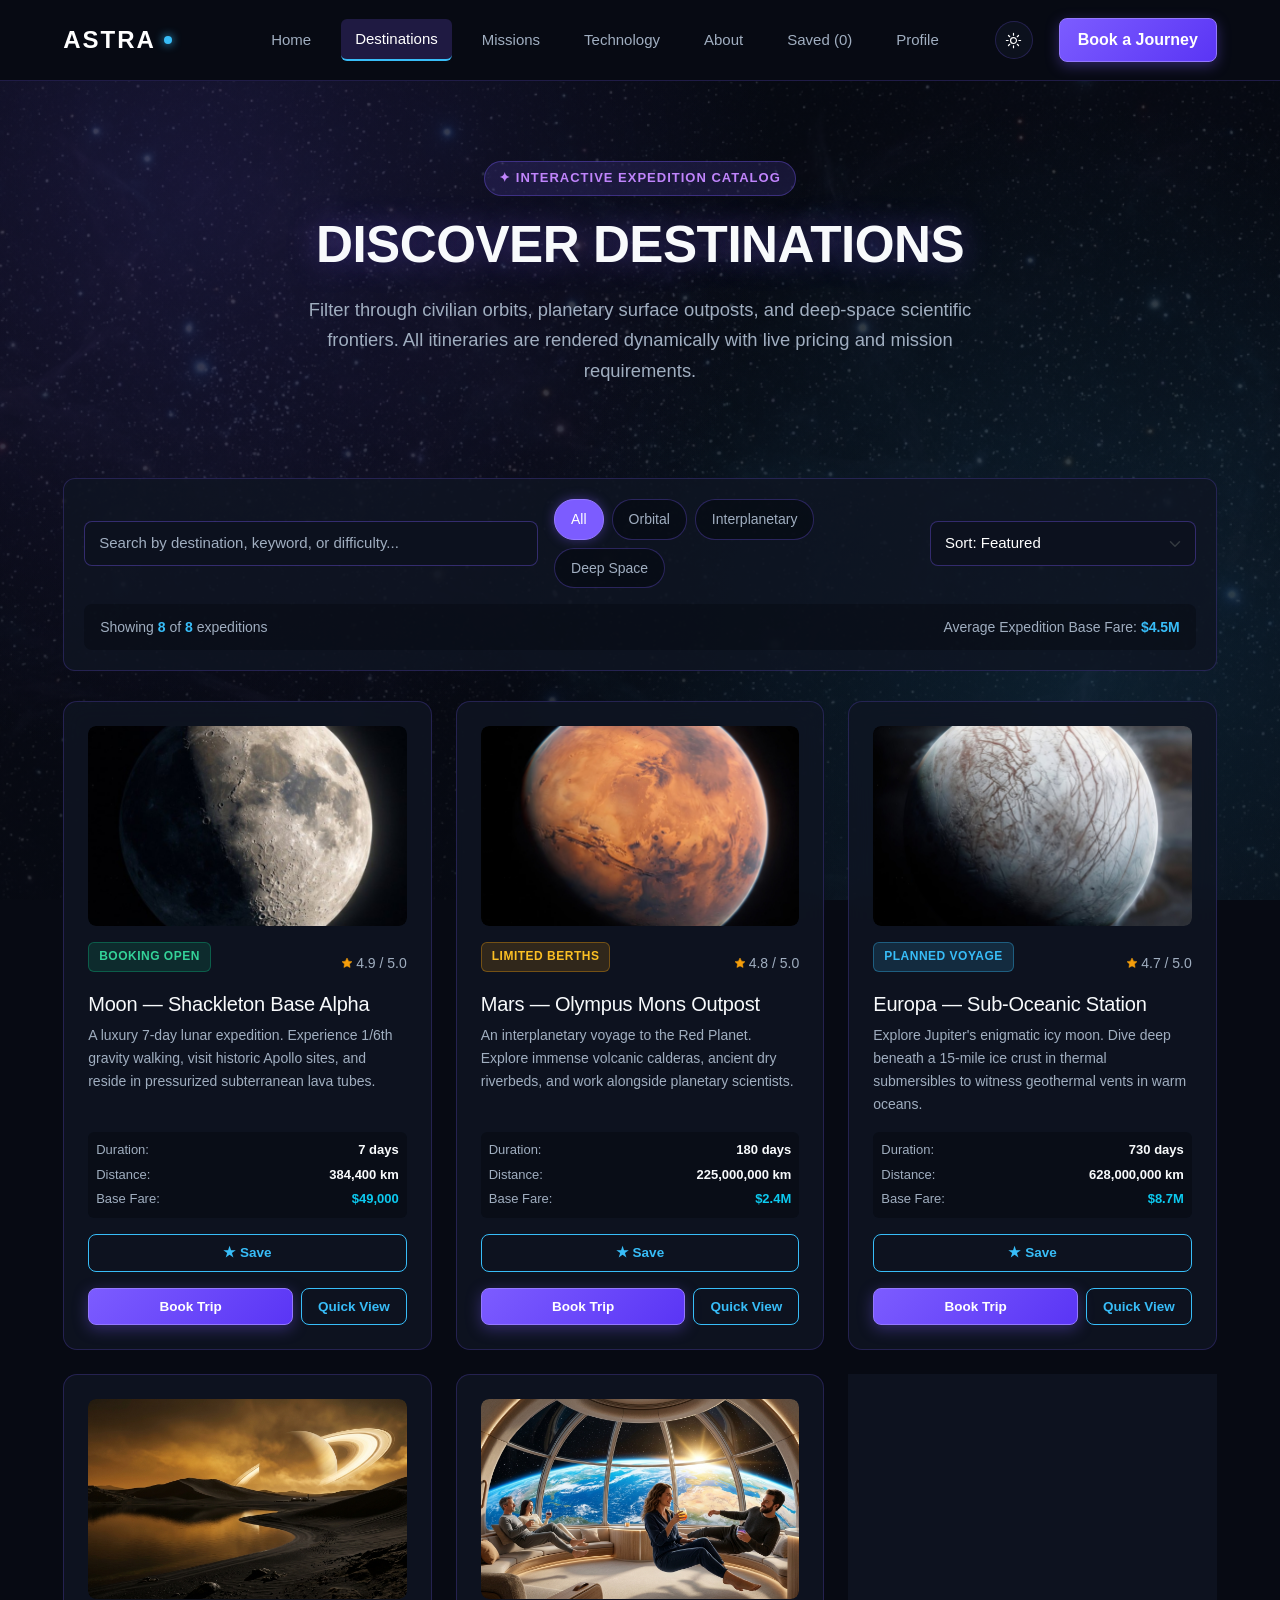
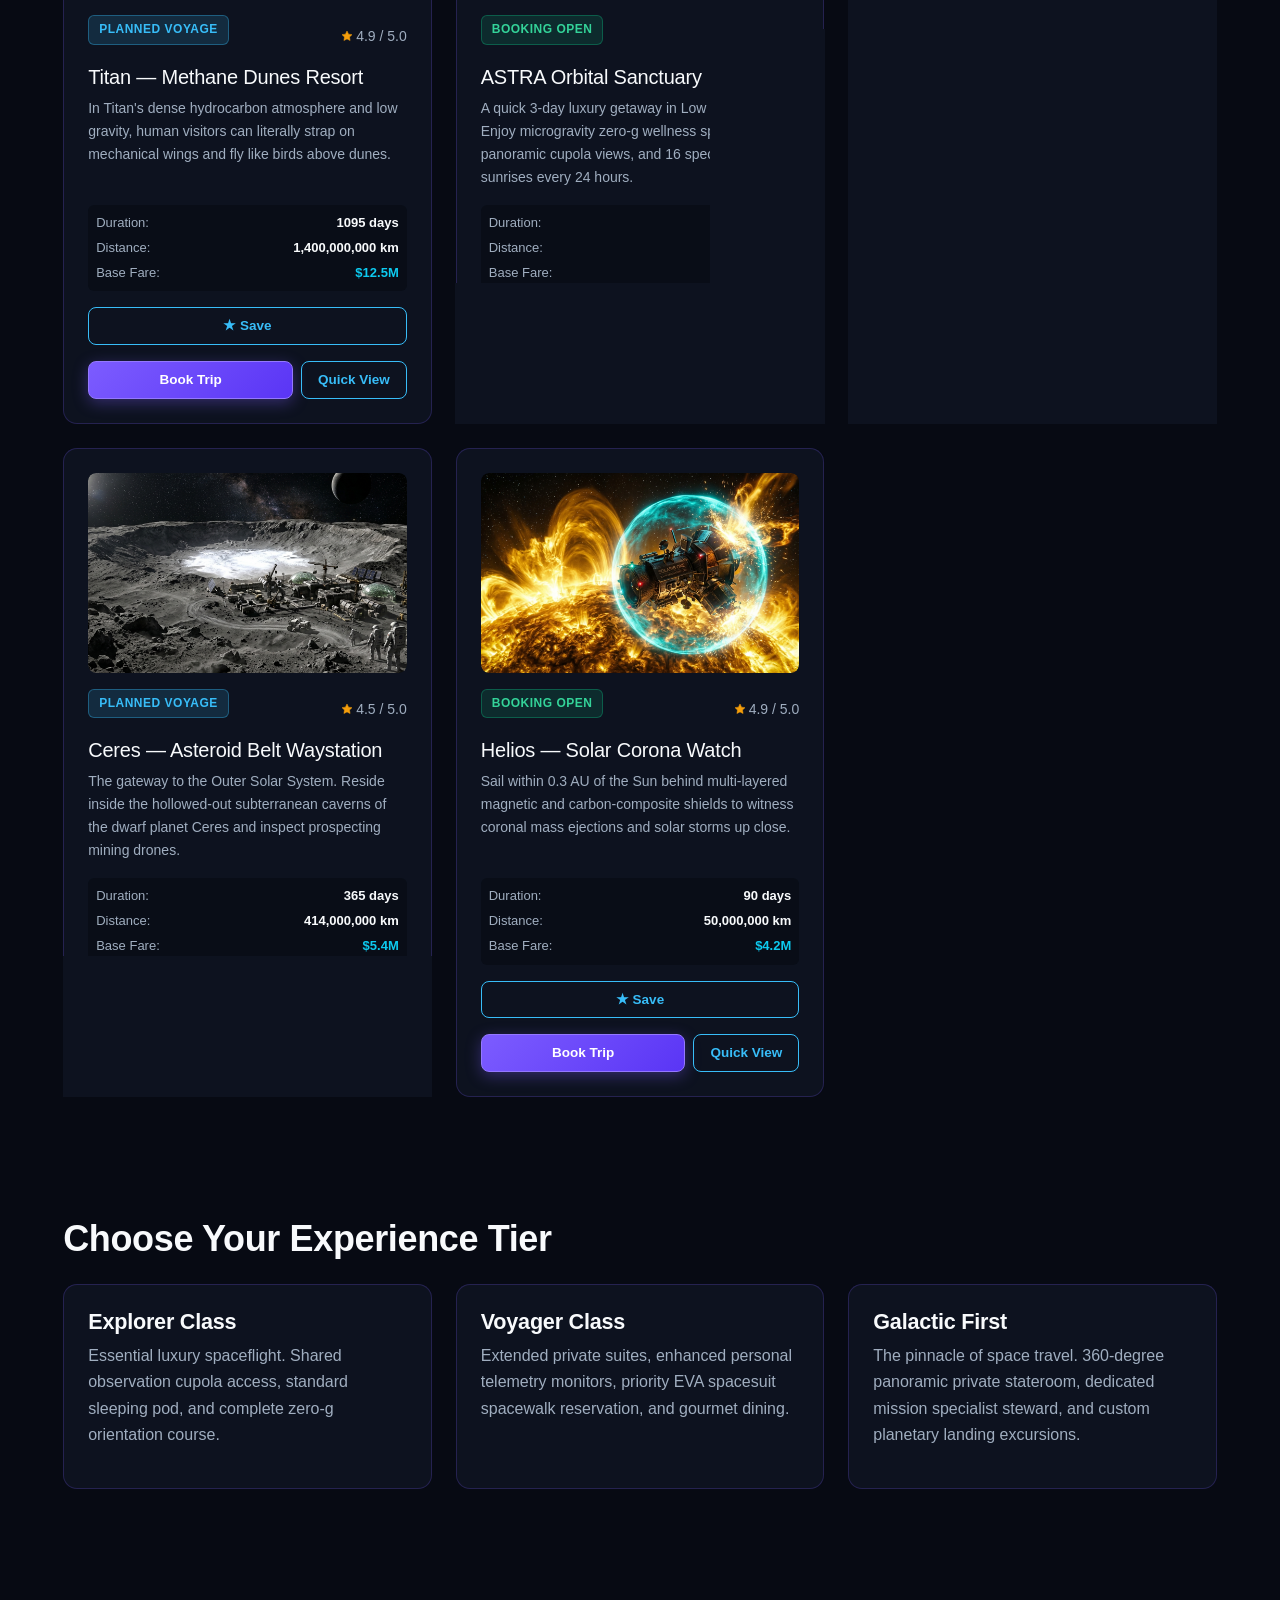
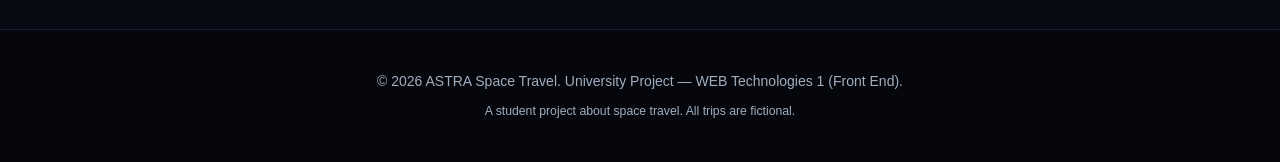
<file: destinations.html>
<!DOCTYPE html>
<html lang="en">
<head>
    <meta charset="UTF-8">
    <meta name="viewport" content="width=device-width, initial-scale=1.0">
    <script>document.documentElement.dataset.theme = localStorage.getItem("astra-theme") === "light" ? "light" : "dark";</script>
    <title>Destinations | ASTRA Space Travel</title>
    <link href="https://cdn.jsdelivr.net/npm/bootstrap@5.3.3/dist/css/bootstrap.min.css" rel="stylesheet">
    <link rel="stylesheet" href="css/style.css">
    <link rel="icon" type="image/jpeg" href="images/Logo.jpg">
</head>
<body>

    
    <header class="astra-header">
        <nav class="navbar navbar-expand-xl astra-navbar" data-bs-theme="dark" aria-label="Main navigation">
            <div class="container">
                <a href="index.html" class="navbar-brand logo">
                    ASTRA <span class="logo-dot"></span>
                </a>

                
                <button
                    class="navbar-toggler"
                    type="button"
                    data-bs-toggle="collapse"
                    data-bs-target="#mainMenu"
                    aria-controls="mainMenu"
                    aria-expanded="false"
                    aria-label="Toggle navigation"
                >
                    <span class="navbar-toggler-icon"></span>
                </button>

                
                <div class="collapse navbar-collapse" id="mainMenu">
                    <div class="navbar-nav ms-auto align-items-xl-center">
                        <a class="nav-link" href="index.html">Home</a>
                        <a class="nav-link active" href="destinations.html" aria-current="page">Destinations</a>
                        <a class="nav-link" href="missions.html">Missions</a>
                        <a class="nav-link" href="technology.html">Technology</a>
                        <a class="nav-link" href="about.html">About</a>
                        <a class="nav-link" href="profile.html" id="navProfileLink">Profile</a>
                        <div id="navAuthSlot" class="d-flex align-items-center"></div>
                        <button type="button" class="theme-toggle" id="themeToggle" aria-pressed="false" aria-label="Switch to light theme" title="Switch to light theme">
                            <img class="theme-icon theme-icon-sun" src="images/theme-sun.svg" alt="">
                            <img class="theme-icon theme-icon-moon" src="images/theme-moon.svg" alt="">
                        </button>
                        <a href="booking.html" class="nav-cta-btn">Book a Journey</a>
                    </div>
                </div>
            </div>
        </nav>
    </header>

    
    <main>

        
        <section class="astra-hero">
            <div class="container">
                <span class="hero-badge">✦ Interactive Expedition Catalog</span>
                <h1>DISCOVER DESTINATIONS</h1>
                <p>
                    Filter through civilian orbits, planetary surface outposts, and deep-space scientific frontiers.
                    All itineraries are rendered dynamically with live pricing and mission requirements.
                </p>
            </div>
        </section>

        
        <section class="astra-section pt-0">
            <h2 class="visually-hidden">Available destinations</h2>
            <div class="container">

                
                <div class="catalog-toolbar">
                    <div class="row g-3 align-items-center">
                        
                        <div class="col-12 col-md-5">
                            <label for="destinationSearch" class="visually-hidden">Search destinations</label>
                            <input
                                type="search"
                                id="destinationSearch"
                                class="form-control"
                                placeholder="Search by destination, keyword, or difficulty..."
                                autocomplete="off"
                            >
                        </div>

                        
                        <div class="col-12 col-md-4">
                            <div class="filter-pills" role="group" aria-label="Filter by destination category">
                                <button type="button" class="filter-pill active" data-category="all">All</button>
                                <button type="button" class="filter-pill" data-category="orbital">Orbital</button>
                                <button type="button" class="filter-pill" data-category="interplanetary">Interplanetary</button>
                                <button type="button" class="filter-pill" data-category="deep-space">Deep Space</button>
                            </div>
                        </div>

                        
                        <div class="col-12 col-md-3">
                            <label for="sortSelect" class="visually-hidden">Sort destinations</label>
                            <select id="sortSelect" class="form-select">
                                <option value="featured">Sort: Featured</option>
                                <option value="price-asc">Price: Low to High</option>
                                <option value="price-desc">Price: High to Low</option>
                                <option value="duration-asc">Duration: Shortest</option>
                                <option value="rating-desc">Rating: Highest</option>
                            </select>
                        </div>
                    </div>

                    
                    <div class="catalog-stats mt-3">
                        <div>
                            Showing <span id="shownCount" class="stat-highlight">8</span> of <span id="totalCount" class="stat-highlight">8</span> expeditions
                        </div>
                        <div>
                            Average Expedition Base Fare: <span id="avgPrice" class="stat-highlight">$3.2M</span>
                        </div>
                    </div>
                </div>

                
                <div id="destinationsContainer" class="row g-4" aria-live="polite">
                    
                </div>

            </div>
        </section>

        
        <section class="astra-section">
            <div class="container">
                <h2>Choose Your Experience Tier</h2>
                <div class="grid grid-3">
                    <div class="astra-card">
                        <h3>Explorer Class</h3>
                        <p>Essential luxury spaceflight. Shared observation cupola access, standard sleeping pod, and complete zero-g orientation course.</p>
                    </div>

                    <div class="astra-card">
                        <h3>Voyager Class</h3>
                        <p>Extended private suites, enhanced personal telemetry monitors, priority EVA spacesuit spacewalk reservation, and gourmet dining.</p>
                    </div>

                    <div class="astra-card">
                        <h3>Galactic First</h3>
                        <p>The pinnacle of space travel. 360-degree panoramic private stateroom, dedicated mission specialist steward, and custom planetary landing excursions.</p>
                    </div>
                </div>
            </div>
        </section>

    </main>

    
    <div class="astra-modal-overlay" role="dialog" aria-modal="true" aria-hidden="true" aria-labelledby="modalTitle">
        <div class="astra-modal-box">
            <button type="button" class="modal-close-btn" aria-label="Close modal">&times;</button>
            <div class="row g-3">
                <div class="col-12 col-md-5">
                    <img id="modalImage" src="images/Moon.jpg" class="img-fluid rounded" alt="Destination preview" style="height: 180px; width: 100%; object-fit: cover;">
                    <div class="mt-3 p-2 rounded" style="background: rgba(7, 10, 19, 0.7); font-size: 13px;">
                        <div><strong>Duration:</strong> <span id="modalDuration">7 Earth Days</span></div>
                        <div><strong>Distance:</strong> <span id="modalDistance">384,400 km</span></div>
                        <div><strong>Difficulty:</strong> <span id="modalDifficulty">Beginner</span></div>
                        <div><strong>Rating:</strong> <span id="modalRating">4.9 / 5.0</span></div>
                    </div>
                </div>
                <div class="col-12 col-md-7">
                    <h3 id="modalTitle" class="h4 mb-2">Moon Base Shackleton</h3>
                    <div class="h5 text-info mb-3" id="modalPrice">$49,000</div>
                    <p id="modalDesc" class="small text-secondary mb-3"></p>
                    <div class="small fw-bold text-white mb-2">Itinerary Highlights:</div>
                    <ul id="modalFeatures" class="small text-secondary mb-4 ps-3"></ul>
                    <a id="modalBookLink" href="booking.html" class="astra-btn astra-btn-sm w-100">Proceed to Booking Configurator →</a>
                </div>
            </div>
        </div>
    </div>

    
    <footer class="astra-footer">
        <div class="container">
            <p class="mb-2">© 2026 ASTRA Space Travel. University Project — WEB Technologies 1 (Front End).</p>
            <p class="small text-secondary mb-0">A student project about space travel. All trips are fictional.</p>
        </div>
    </footer>

    
    <script src="https://code.jquery.com/jquery-3.7.1.min.js"></script>
    <script src="https://cdn.jsdelivr.net/npm/bootstrap@5.3.3/dist/js/bootstrap.bundle.min.js"></script>
    <script src="js/favorites.js"></script>
    <script src="js/main.js"></script>
    <script src="js/auth.js"></script>
    <script src="js/destinations.js"></script>
</body>
</html>
</file>
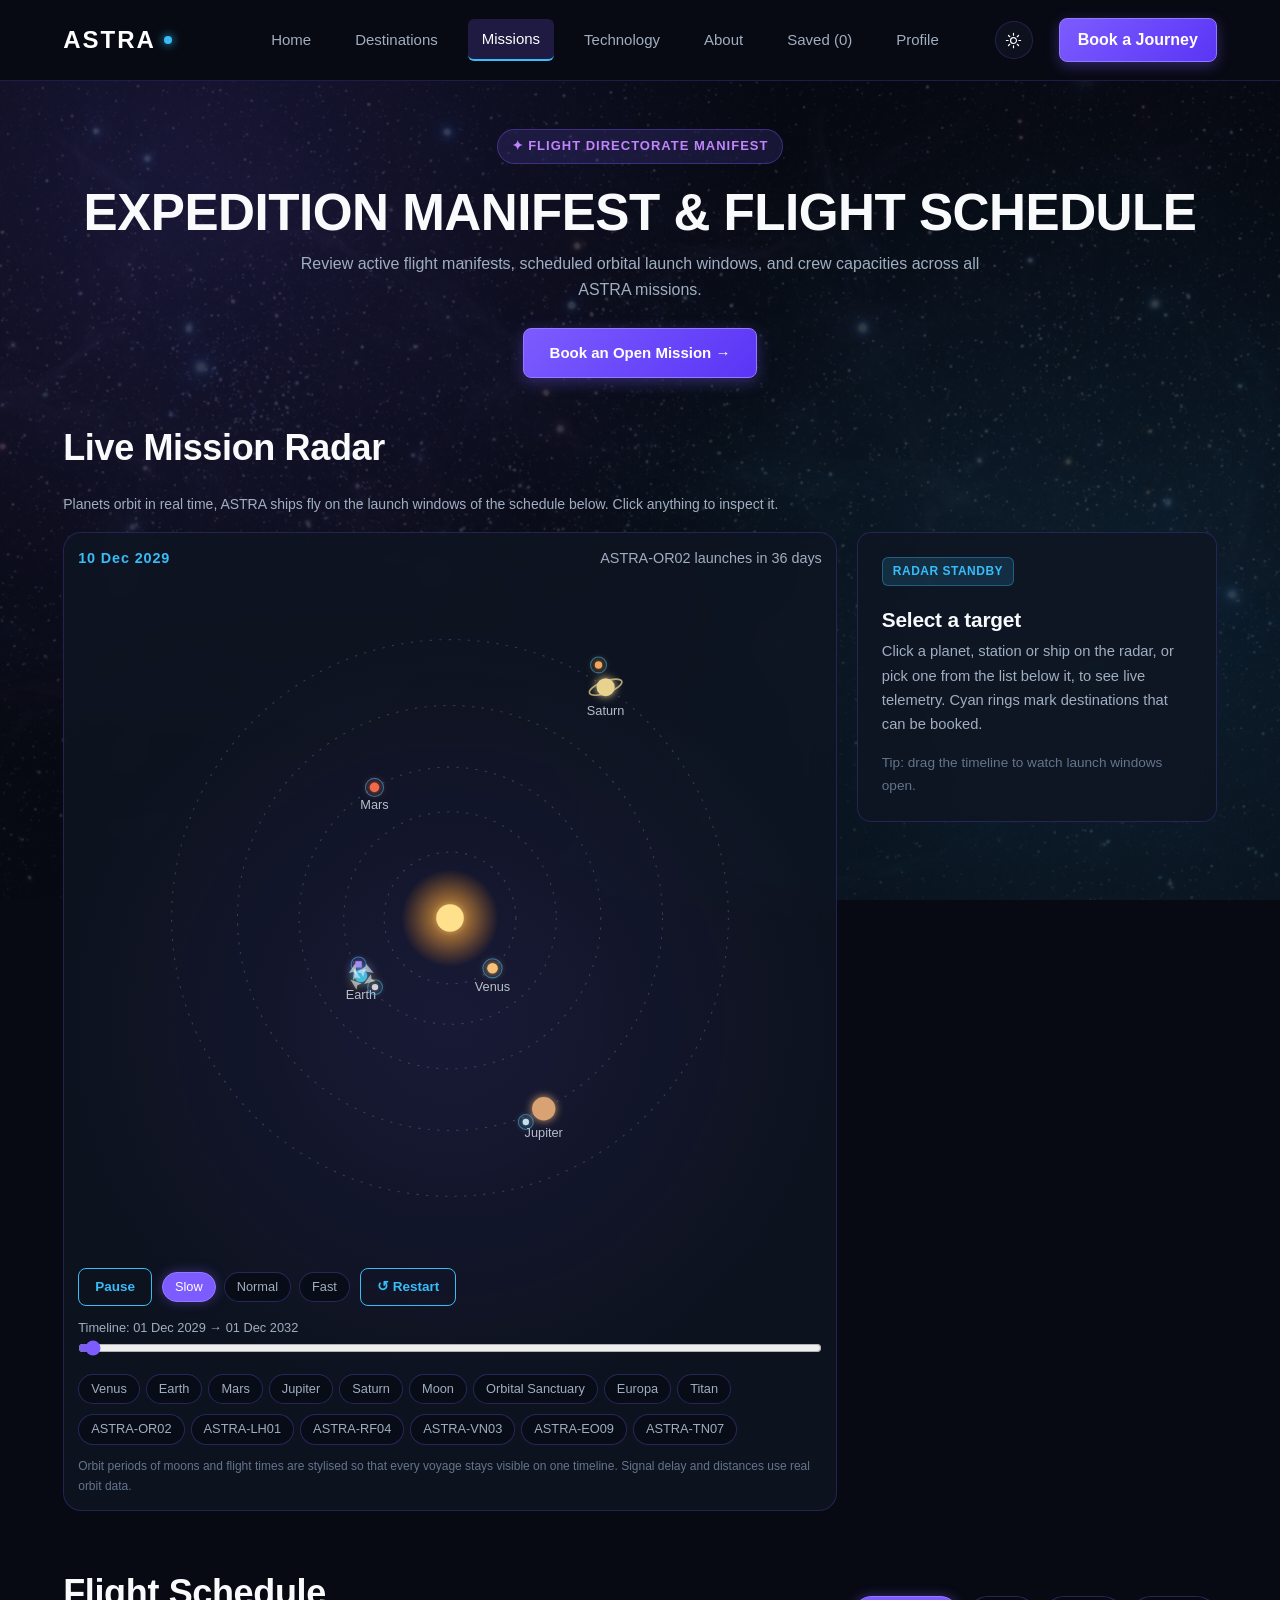
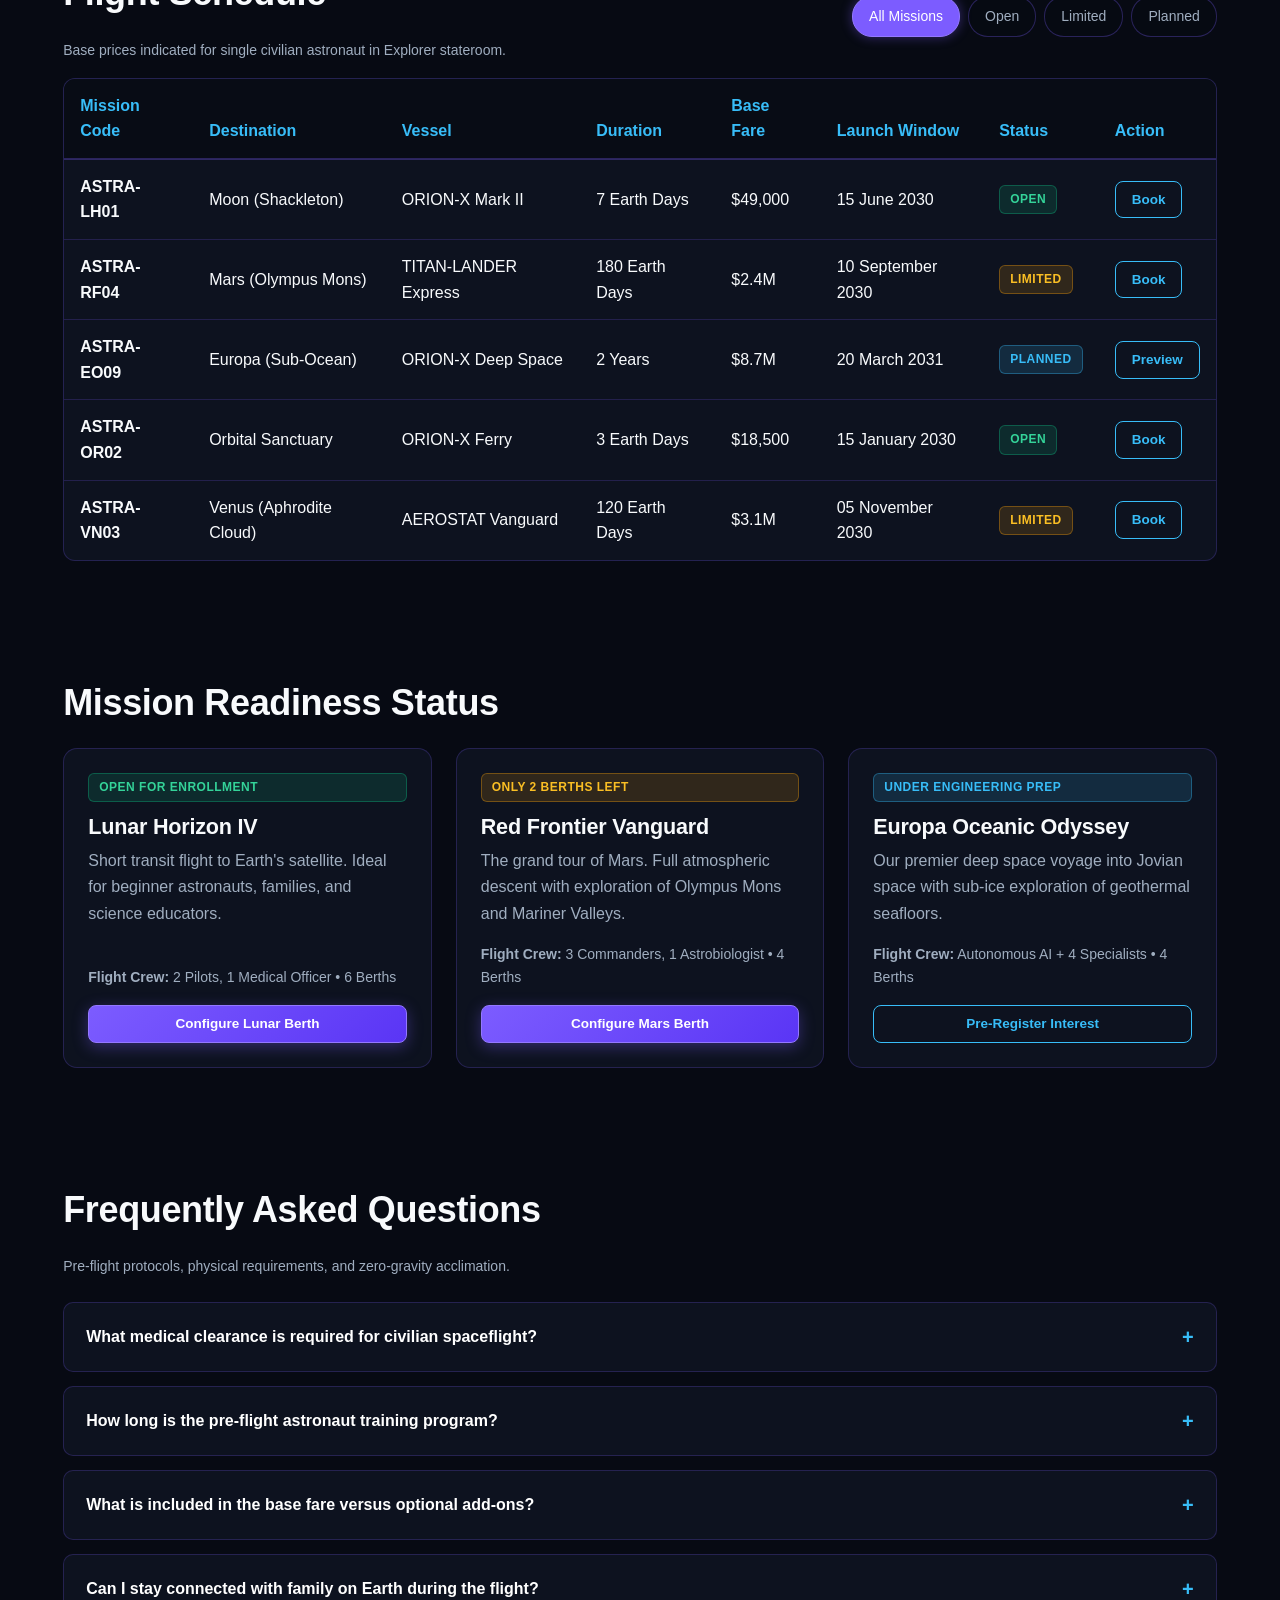
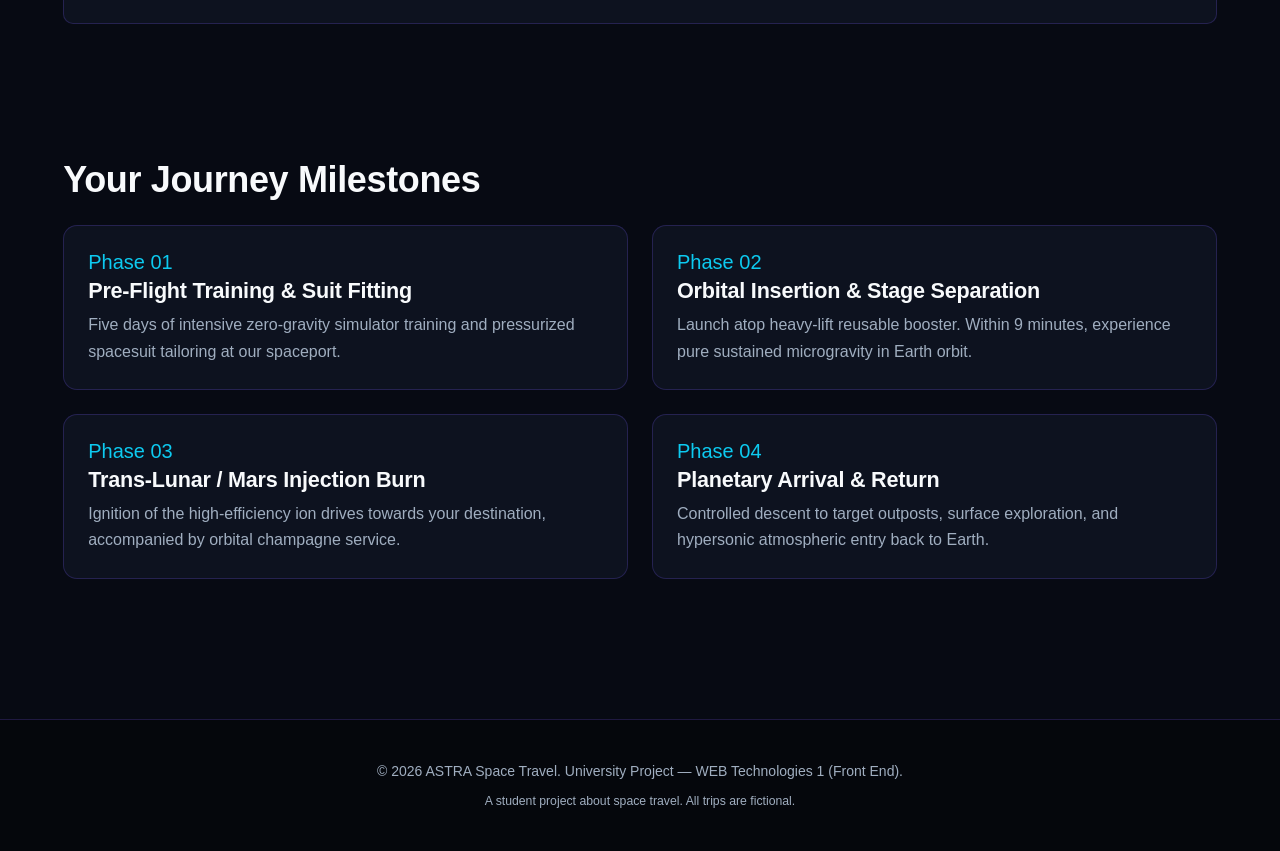
<file: missions.html>
<!DOCTYPE html>
<html lang="en">
<head>
    <meta charset="UTF-8">
    <meta name="viewport" content="width=device-width, initial-scale=1.0">
    <script>document.documentElement.dataset.theme = localStorage.getItem("astra-theme") === "light" ? "light" : "dark";</script>
    <title>Missions Schedule | ASTRA</title>
    <link href="https://cdn.jsdelivr.net/npm/bootstrap@5.3.3/dist/css/bootstrap.min.css" rel="stylesheet">
    <link rel="stylesheet" href="css/style.css">
    <link rel="icon" type="image/jpeg" href="images/Logo.jpg">
</head>
<body>

    <header class="astra-header">
        <nav class="navbar navbar-expand-xl astra-navbar" data-bs-theme="dark" aria-label="Main navigation">
            <div class="container">
                <a href="index.html" class="navbar-brand logo">
                    ASTRA <span class="logo-dot"></span>
                </a>

                <button
                    class="navbar-toggler"
                    type="button"
                    data-bs-toggle="collapse"
                    data-bs-target="#mainMenu"
                    aria-controls="mainMenu"
                    aria-expanded="false"
                    aria-label="Toggle navigation">
                    <span class="navbar-toggler-icon"></span>
                </button>

                <div class="collapse navbar-collapse" id="mainMenu">
                    <div class="navbar-nav ms-auto align-items-xl-center">
                        <a class="nav-link" href="index.html">Home</a>
                        <a class="nav-link" href="destinations.html">Destinations</a>
                        <a class="nav-link active" href="missions.html" aria-current="page">Missions</a>
                        <a class="nav-link" href="technology.html">Technology</a>
                        <a class="nav-link" href="about.html">About</a>
                        <a class="nav-link" href="profile.html" id="navProfileLink">Profile</a>
                        <div id="navAuthSlot" class="d-flex align-items-center"></div>
                        <button type="button" class="theme-toggle" id="themeToggle" aria-pressed="false" aria-label="Switch to light theme" title="Switch to light theme">
                            <img class="theme-icon theme-icon-sun" src="images/theme-sun.svg" alt="">
                            <img class="theme-icon theme-icon-moon" src="images/theme-moon.svg" alt="">
                        </button>
                        <a href="booking.html" class="nav-cta-btn">Book a Journey</a>
                    </div>
                </div>
            </div>
        </nav>
    </header>

    <main class="container my-5">
        <section class="page-heading text-center mb-5">
            <span class="hero-badge">✦ Flight Directorate Manifest</span>
            <h1>EXPEDITION MANIFEST &amp; FLIGHT SCHEDULE</h1>
            <p style="max-width: 720px; margin: 0 auto 24px;">
                Review active flight manifests, scheduled orbital launch windows, and crew capacities across all ASTRA missions.
            </p>
            <a href="booking.html" class="astra-btn">Book an Open Mission →</a>
        </section>
         <section class="astra-section pt-0" id="radar" aria-labelledby="radarHeading">
            <div class="d-flex justify-content-between align-items-center mb-3 flex-wrap gap-2">
                <div>
                    <h2 id="radarHeading">Live Mission Radar</h2>
                    <p class="small text-secondary mb-0">Planets orbit in real time, ASTRA ships fly on the launch windows of the schedule below. Click anything to inspect it.</p>
                </div>
            </div>

            <div class="radar-layout">
                <div class="radar-stage">
                    <div class="radar-hud">
                        <span class="radar-date" id="radarDate" role="status" aria-label="Simulation date">01 Dec 2029</span>
                        <span class="radar-next" id="radarNext" aria-live="off"></span>
                    </div>

                    <canvas id="radarCanvas" role="img" aria-label="Interactive map of the Solar System showing planets and ASTRA ships. Use the lists below the map to select objects with the keyboard."></canvas>

                    <div class="radar-controls">
                        <button type="button" class="astra-btn-outline astra-btn-sm" id="radarPlay" aria-pressed="true">Pause</button>
                        <div class="filter-pills" id="radarSpeed" role="group" aria-label="Simulation speed"></div>
                        <button type="button" class="astra-btn-outline astra-btn-sm" id="radarReset">↺ Restart</button>
                    </div>
                    <label class="radar-slider-label" for="radarTimeline">Timeline: <span id="radarWindow"></span></label>
                    <input type="range" id="radarTimeline" class="radar-slider" min="0" max="1096" step="1" value="0">

                    <div class="radar-chip-group" id="radarBodyChips" role="group" aria-label="Select a planet, moon or station"></div>
                    <div class="radar-chip-group" id="radarShipChips" role="group" aria-label="Select a mission ship"></div>
                    <p class="radar-note">Orbit periods of moons and flight times are stylised so that every voyage stays visible on one timeline. Signal delay and distances use real orbit data.</p>
                </div>

                <aside class="astra-card radar-panel" id="radarPanel" aria-live="polite" aria-label="Selected object telemetry"></aside>
            </div>
        </section>

        <section class="astra-section pt-0">
            <div class="d-flex justify-content-between align-items-center mb-3 flex-wrap gap-2">
                <div>
                    <h2>Flight Schedule</h2>
                    <p class="small text-secondary mb-0">Base prices indicated for single civilian astronaut in Explorer stateroom.</p>
                </div>

                <div class="filter-pills" role="group" aria-label="Filter missions by launch status">
                    <button type="button" class="filter-pill mission-filter-btn active" data-status="all">All Missions</button>
                    <button type="button" class="filter-pill mission-filter-btn" data-status="open">Open</button>
                    <button type="button" class="filter-pill mission-filter-btn" data-status="limited">Limited</button>
                    <button type="button" class="filter-pill mission-filter-btn" data-status="planned">Planned</button>
                </div>
            </div>
            <div class="table-shell" role="region" tabindex="0" aria-label="Scrollable mission schedule table">
                <table class="table mission-table align-middle mb-0">
                    <caption class="visually-hidden">Official ASTRA civilian mission launch schedule</caption>
                    <thead>
                        <tr>
                            <th scope="col">Mission Code</th>
                            <th scope="col">Destination</th>
                            <th scope="col">Vessel</th>
                            <th scope="col">Duration</th>
                            <th scope="col">Base Fare</th>
                            <th scope="col">Launch Window</th>
                            <th scope="col">Status</th>
                            <th scope="col">Action</th>
                        </tr>
                    </thead>
                    <tbody id="missionTableBody">
                        <tr data-status="open">
                            <th scope="row" class="fw-bold text-white">ASTRA-LH01</th>
                            <td>Moon (Shackleton)</td>
                            <td>ORION-X Mark II</td>
                            <td>7 Earth Days</td>
                            <td>$49,000</td>
                            <td>15 June 2030</td>
                            <td><span class="status-badge open mb-0">Open</span></td>
                            <td><a href="booking.html?dest=moon" class="astra-btn-outline astra-btn-sm">Book</a></td>
                        </tr>
                        <tr data-status="limited">
                            <th scope="row" class="fw-bold text-white">ASTRA-RF04</th>
                            <td>Mars (Olympus Mons)</td>
                            <td>TITAN-LANDER Express</td>
                            <td>180 Earth Days</td>
                            <td>$2.4M</td>
                            <td>10 September 2030</td>
                            <td><span class="status-badge limited mb-0">Limited</span></td>
                            <td><a href="booking.html?dest=mars" class="astra-btn-outline astra-btn-sm">Book</a></td>
                        </tr>
                        <tr data-status="planned">
                            <th scope="row" class="fw-bold text-white">ASTRA-EO09</th>
                            <td>Europa (Sub-Ocean)</td>
                            <td>ORION-X Deep Space</td>
                            <td>2 Years</td>
                            <td>$8.7M</td>
                            <td>20 March 2031</td>
                            <td><span class="status-badge planned mb-0">Planned</span></td>
                            <td><a href="booking.html?dest=europa" class="astra-btn-outline astra-btn-sm">Preview</a></td>
                        </tr>
                        <tr data-status="open">
                            <th scope="row" class="fw-bold text-white">ASTRA-OR02</th>
                            <td>Orbital Sanctuary</td>
                            <td>ORION-X Ferry</td>
                            <td>3 Earth Days</td>
                            <td>$18,500</td>
                            <td>15 January 2030</td>
                            <td><span class="status-badge open mb-0">Open</span></td>
                            <td><a href="booking.html?dest=orbital-spa" class="astra-btn-outline astra-btn-sm">Book</a></td>
                        </tr>
                        <tr data-status="limited">
                            <th scope="row" class="fw-bold text-white">ASTRA-VN03</th>
                            <td>Venus (Aphrodite Cloud)</td>
                            <td>AEROSTAT Vanguard</td>
                            <td>120 Earth Days</td>
                            <td>$3.1M</td>
                            <td>05 November 2030</td>
                            <td><span class="status-badge limited mb-0">Limited</span></td>
                            <td><a href="booking.html?dest=venus-cloud" class="astra-btn-outline astra-btn-sm">Book</a></td>
                        </tr>
                    </tbody>
                </table>
            </div>
        </section>

        <section class="astra-section">
            <h2>Mission Readiness Status</h2>
            <div class="row g-4">
                <div class="col-12 col-md-4">
                    <article class="astra-card h-100 d-flex flex-column">
                        <span class="status-badge open">Open for Enrollment</span>
                        <h3>Lunar Horizon IV</h3>
                        <p class="flex-grow-1">Short transit flight to Earth's satellite. Ideal for beginner astronauts, families, and science educators.</p>
                        <p class="small text-secondary mb-3"><strong>Flight Crew:</strong> 2 Pilots, 1 Medical Officer &bull; 6 Berths</p>
                        <a href="booking.html?dest=moon" class="astra-btn w-100 astra-btn-sm">Configure Lunar Berth</a>
                    </article>
                </div>
                <div class="col-12 col-md-4">
                    <article class="astra-card h-100 d-flex flex-column">
                        <span class="status-badge limited">Only 2 Berths Left</span>
                        <h3>Red Frontier Vanguard</h3>
                        <p class="flex-grow-1">The grand tour of Mars. Full atmospheric descent with exploration of Olympus Mons and Mariner Valleys.</p>
                        <p class="small text-secondary mb-3"><strong>Flight Crew:</strong> 3 Commanders, 1 Astrobiologist &bull; 4 Berths</p>
                        <a href="booking.html?dest=mars" class="astra-btn w-100 astra-btn-sm">Configure Mars Berth</a>
                    </article>
                </div>
                <div class="col-12 col-md-4">
                    <article class="astra-card h-100 d-flex flex-column">
                        <span class="status-badge planned">Under Engineering Prep</span>
                        <h3>Europa Oceanic Odyssey</h3>
                        <p class="flex-grow-1">Our premier deep space voyage into Jovian space with sub-ice exploration of geothermal seafloors.</p>
                        <p class="small text-secondary mb-3"><strong>Flight Crew:</strong> Autonomous AI + 4 Specialists &bull; 4 Berths</p>
                        <a href="booking.html?dest=europa" class="astra-btn-outline w-100 astra-btn-sm">Pre-Register Interest</a>
                    </article>
                </div>
            </div>
        </section>

        <section class="astra-section">
            <div class="d-flex align-items-center justify-content-between mb-3 flex-wrap gap-2">
                <div>
                    <h2>Frequently Asked Questions</h2>
                    <p class="small text-secondary mb-0">Pre-flight protocols, physical requirements, and zero-gravity acclimation.</p>
                </div>
            </div>

            <div class="faq-accordion" role="region" aria-label="Expedition FAQs">
                <div class="faq-item">
                    <div class="faq-question" tabindex="0" role="button" aria-expanded="false">
                        <span>What medical clearance is required for civilian spaceflight?</span>
                        <span class="faq-icon">+</span>
                    </div>
                    <div class="faq-answer">
                        <p class="mb-0">
                            All passengers undergo a cardiovascular stress screening and vestibular balance test at our Houston or Baikonur training facilities. Good general health is required, but Olympic athleticism is not necessary. Passengers with controlled blood pressure or corrective vision are eligible for Lunar and Orbital tiers.
                        </p>
                    </div>
                </div>

                <div class="faq-item">
                    <div class="faq-question" tabindex="0" role="button" aria-expanded="false">
                        <span>How long is the pre-flight astronaut training program?</span>
                        <span class="faq-icon">+</span>
                    </div>
                    <div class="faq-answer">
                        <p class="mb-0">
                            Orbital Sanctuary and Lunar Horizon require a 5-day comprehensive orientation (centrifuge simulation, parabolic zero-g aircraft sessions, and emergency hatch drills). Interplanetary voyages to Mars require 3 weeks of biomechanical acclimation and closed-loop greenhouse protocols.
                        </p>
                    </div>
                </div>

                <div class="faq-item">
                    <div class="faq-question" tabindex="0" role="button" aria-expanded="false">
                        <span>What is included in the base fare versus optional add-ons?</span>
                        <span class="faq-icon">+</span>
                    </div>
                    <div class="faq-answer">
                        <p class="mb-0">
                            Base fares cover roundtrip rocket launch, custom-fitted biometric spacesuit, private stateroom berth, gourmet freeze-dried &amp; hydroponic dining, and telemetry telemetry support. Add-on packages provide extra EVA spacewalk hours, VIP Earth-relay broadband, and comprehensive cosmic health insurance.
                        </p>
                    </div>
                </div>

                <div class="faq-item">
                    <div class="faq-question" tabindex="0" role="button" aria-expanded="false">
                        <span>Can I stay connected with family on Earth during the flight?</span>
                        <span class="faq-icon">+</span>
                    </div>
                    <div class="faq-answer">
                        <p class="mb-0">
                            Yes. In Low Earth Orbit and around the Moon, high-throughput laser communications provide low-latency video calls and internet access. For Mars and Europa, signal transmission takes between 4 and 45 minutes each way due to light speed; voice messages and media packets are delivered in batch streams.
                        </p>
                    </div>
                </div>
            </div>
        </section>

        <section class="astra-section">
            <h2>Your Journey Milestones</h2>
            <div class="grid grid-2">
                <article class="astra-card">
                    <div class="h5 text-info mb-1">Phase 01</div>
                    <h3>Pre-Flight Training &amp; Suit Fitting</h3>
                    <p class="mb-0">Five days of intensive zero-gravity simulator training and pressurized spacesuit tailoring at our spaceport.</p>
                </article>

                <article class="astra-card">
                    <div class="h5 text-info mb-1">Phase 02</div>
                    <h3>Orbital Insertion &amp; Stage Separation</h3>
                    <p class="mb-0">Launch atop heavy-lift reusable booster. Within 9 minutes, experience pure sustained microgravity in Earth orbit.</p>
                </article>

                <article class="astra-card">
                    <div class="h5 text-info mb-1">Phase 03</div>
                    <h3>Trans-Lunar / Mars Injection Burn</h3>
                    <p class="mb-0">Ignition of the high-efficiency ion drives towards your destination, accompanied by orbital champagne service.</p>
                </article>

                <article class="astra-card">
                    <div class="h5 text-info mb-1">Phase 04</div>
                    <h3>Planetary Arrival &amp; Return</h3>
                    <p class="mb-0">Controlled descent to target outposts, surface exploration, and hypersonic atmospheric entry back to Earth.</p>
                </article>
            </div>
        </section>
    </main>

    <footer class="astra-footer">
        <div class="container">
            <p class="mb-2">© 2026 ASTRA Space Travel. University Project — WEB Technologies 1 (Front End).</p>
            <p class="small text-secondary mb-0">A student project about space travel. All trips are fictional.</p>
        </div>
    </footer>

    <script src="https://code.jquery.com/jquery-3.7.1.min.js"></script>
    <script src="https://cdn.jsdelivr.net/npm/bootstrap@5.3.3/dist/js/bootstrap.bundle.min.js"></script>
    <script src="js/favorites.js"></script>
    <script src="js/main.js"></script>
    <script src="js/auth.js"></script>
    <script src="js/missions.js"></script>
    <script src="js/radar.js"></script>

</body>
</html>
</file>
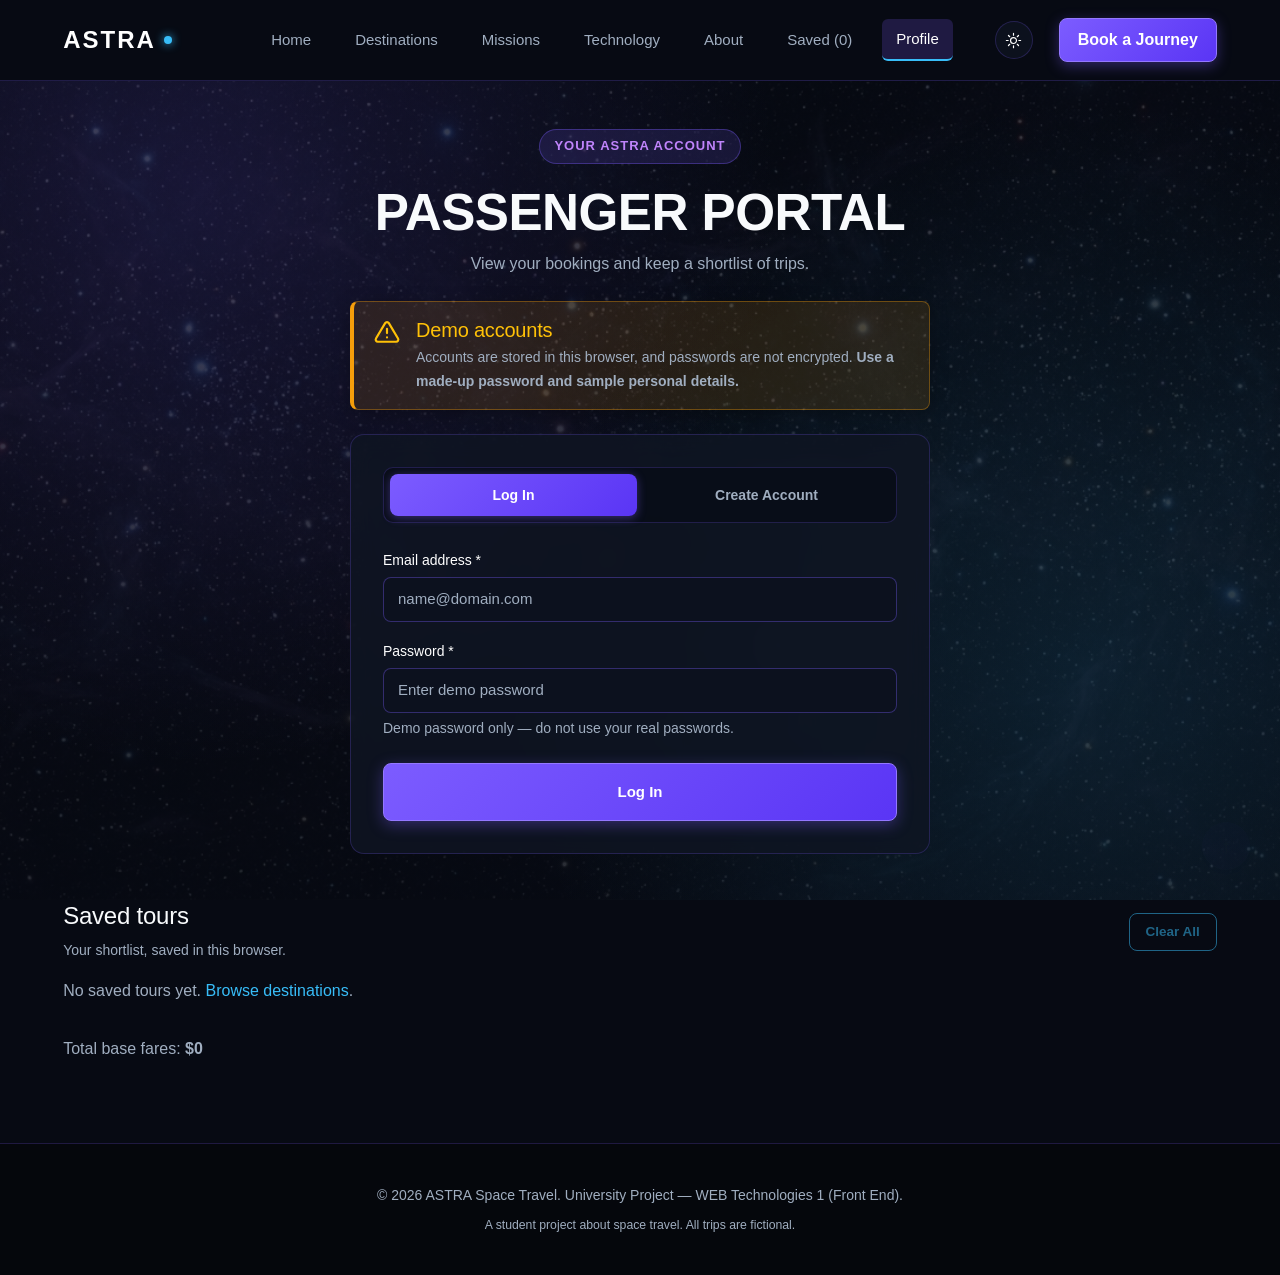
<file: profile.html>
<!DOCTYPE html>
<html lang="en">
<head>
    <meta charset="UTF-8">
    <meta name="viewport" content="width=device-width, initial-scale=1.0">
    <script>document.documentElement.dataset.theme = localStorage.getItem("astra-theme") === "light" ? "light" : "dark";</script>
    <title>Passenger Portal & Flight History | ASTRA</title>
    <link href="https://cdn.jsdelivr.net/npm/bootstrap@5.3.3/dist/css/bootstrap.min.css" rel="stylesheet">
    <link rel="stylesheet" href="css/style.css">
    <link rel="icon" type="image/jpeg" href="images/Logo.jpg">
</head>
<body>

    <header class="astra-header">
        <nav class="navbar navbar-expand-xl astra-navbar" data-bs-theme="dark" aria-label="Main navigation">
            <div class="container">
                <a href="index.html" class="navbar-brand logo">
                    ASTRA <span class="logo-dot"></span>
                </a>

                <button
                    class="navbar-toggler"
                    type="button"
                    data-bs-toggle="collapse"
                    data-bs-target="#mainMenu"
                    aria-controls="mainMenu"
                    aria-expanded="false"
                    aria-label="Toggle navigation"
                >
                    <span class="navbar-toggler-icon"></span>
                </button>

                <div class="collapse navbar-collapse" id="mainMenu">
                    <div class="navbar-nav ms-auto align-items-xl-center">
                        <a class="nav-link" href="index.html">Home</a>
                        <a class="nav-link" href="destinations.html">Destinations</a>
                        <a class="nav-link" href="missions.html">Missions</a>
                        <a class="nav-link" href="technology.html">Technology</a>
                        <a class="nav-link" href="about.html">About</a>
                        <a class="nav-link active" href="profile.html" id="navProfileLink" aria-current="page">Profile</a>
                        <div id="navAuthSlot" class="d-flex align-items-center"></div>
                        <button type="button" class="theme-toggle" id="themeToggle" aria-pressed="false" aria-label="Switch to light theme" title="Switch to light theme">
                            <img class="theme-icon theme-icon-sun" src="images/theme-sun.svg" alt="">
                            <img class="theme-icon theme-icon-moon" src="images/theme-moon.svg" alt="">
                        </button>
                        <a href="booking.html" class="nav-cta-btn">Book a Journey</a>
                    </div>
                </div>
            </div>
        </nav>
    </header>

    <main class="container my-5">
        <section class="page-heading mb-4 text-center">
            <span class="hero-badge">Your ASTRA account</span>
            <h1>PASSENGER PORTAL</h1>
            <p style="max-width: 680px; margin: 0 auto;">
                View your bookings and keep a shortlist of trips.
            </p>
        </section>

                <div id="authGlobalAlert" class="alert astra-alert d-none mb-4" role="alert" aria-live="polite"></div>

                                <section id="guestPortalView" class="auth-wrapper" aria-label="Astronaut Authentication">
            
                        <div class="demo-warning-banner mb-4">
                <div class="d-flex align-items-start gap-3">
                    <span class="warning-icon text-warning" aria-hidden="true">
                        <svg width="26" height="26" viewBox="0 0 24 24" fill="none" stroke="currentColor" stroke-width="2" stroke-linecap="round" stroke-linejoin="round">
                            <path d="M10.29 3.86L1.82 18a2 2 0 0 0 1.71 3h16.94a2 2 0 0 0 1.71-3L13.71 3.86a2 2 0 0 0-3.42 0z"/>
                            <line x1="12" y1="9" x2="12" y2="13"/>
                            <line x1="12" y1="17" x2="12.01" y2="17"/>
                        </svg>
                    </span>
                    <div>
                        <h2 class="h5 mb-1 text-warning">Demo accounts</h2>
                        <p class="small mb-0 text-secondary">
                            Accounts are stored in this browser, and passwords are not encrypted. <strong>Use a made-up password and sample personal details.</strong>
                        </p>
                    </div>
                </div>
            </div>

            <div class="astra-card auth-card mx-auto">
                <div class="auth-tabs d-flex justify-content-center mb-4" role="tablist">
                    <button type="button" class="auth-tab-btn active" id="tabLoginBtn" role="tab" aria-selected="true" aria-controls="loginTabPane">
                        Log In
                    </button>
                    <button type="button" class="auth-tab-btn" id="tabSignupBtn" role="tab" aria-selected="false" aria-controls="signupTabPane">
                        Create Account
                    </button>
                </div>

                                <div id="loginTabPane" role="tabpanel" aria-labelledby="tabLoginBtn">
                    <form id="loginForm" novalidate>
                        <div class="mb-3">
                            <label for="loginEmail" class="form-label">Email address *</label>
                            <input
                                type="email"
                                class="form-control"
                                id="loginEmail"
                                name="loginEmail"
                                placeholder="name@domain.com"
                                autocomplete="email"
                                required
                            >
                            <div class="invalid-feedback"></div>
                        </div>

                        <div class="mb-3">
                            <label for="loginPassword" class="form-label">Password *</label>
                            <input
                                type="password"
                                class="form-control"
                                id="loginPassword"
                                name="loginPassword"
                                placeholder="Enter demo password"
                                autocomplete="current-password"
                                required
                            >
                            <div class="invalid-feedback"></div>
                            <small class="text-secondary d-block mt-1">Demo password only — do not use your real passwords.</small>
                        </div>

                        <div id="loginGeneralFeedback" class="alert alert-danger d-none my-3 py-2 small" role="alert"></div>

                        <button type="submit" id="loginSubmitBtn" class="astra-btn w-100 py-3 mt-2">
                            Log In
                        </button>
                    </form>
                </div>

                                <div id="signupTabPane" class="d-none" role="tabpanel" aria-labelledby="tabSignupBtn">
                    <form id="signupForm" novalidate>
                        <div class="mb-3">
                            <label for="signupFullName" class="form-label">Full name *</label>
                            <input
                                type="text"
                                class="form-control"
                                id="signupFullName"
                                name="signupFullName"
                                placeholder="e.g. Mikhail Gulyayev"
                                autocomplete="name"
                                required
                            >
                            <div class="invalid-feedback"></div>
                        </div>

                        <div class="mb-3">
                            <label for="signupEmail" class="form-label">Email address *</label>
                            <input
                                type="email"
                                class="form-control"
                                id="signupEmail"
                                name="signupEmail"
                                placeholder="name@domain.com"
                                autocomplete="email"
                                required
                            >
                            <div class="invalid-feedback"></div>
                        </div>

                        <div class="mb-3">
                            <label for="signupPassword" class="form-label">Demo Password (min. 6 characters) *</label>
                            <input
                                type="password"
                                class="form-control"
                                id="signupPassword"
                                name="signupPassword"
                                placeholder="At least 6 characters"
                                autocomplete="new-password"
                                required
                            >
                            <div class="invalid-feedback"></div>
                            <small class="text-warning-subtle d-block mt-1">Notice: passwords are saved in browser localStorage.</small>
                        </div>

                        <div class="mb-3">
                            <label for="signupConfirmPassword" class="form-label">Confirm Password *</label>
                            <input
                                type="password"
                                class="form-control"
                                id="signupConfirmPassword"
                                name="signupConfirmPassword"
                                placeholder="Re-enter password"
                                autocomplete="new-password"
                                required
                            >
                            <div class="invalid-feedback"></div>
                        </div>

                        <button type="submit" id="signupSubmitBtn" class="astra-btn w-100 py-3 mt-2">
                            Create Astronaut Account →
                        </button>
                    </form>
                </div>
            </div>
        </section>

                                <section id="passengerCabinetView" class="d-none" aria-label="Passenger Personal Cabinet">
            
                        <div class="astra-card passenger-overview-card p-4 mb-4">
                <div class="d-flex flex-column flex-md-row justify-content-between align-items-md-center gap-3">
                    <div class="d-flex align-items-center gap-3">
                        <div class="passenger-avatar" id="passengerAvatarInitial" aria-hidden="true">A</div>
                        <div>
                            <div class="d-flex align-items-center gap-2 flex-wrap">
                                <h2 class="h3 mb-0" id="passengerDisplayName">Civilian Astronaut</h2>
                                <span class="status-badge open">Active Passenger</span>
                            </div>
                            <p class="mb-0 text-secondary small">
                                Email: <span id="passengerEmailDisplay" class="text-info">user@astra.space</span> &bull; 
                                Member Since: <span id="passengerJoinDate" class="text-white">2026</span>
                            </p>
                        </div>
                    </div>
                    <div class="d-flex gap-2 align-items-center flex-wrap">
                        <a href="booking.html" class="astra-btn astra-btn-sm">
                            + Book New Flight
                        </a>
                        <button type="button" class="astra-btn-outline astra-btn-sm" id="cabinetLogoutBtn">
                            Log Out
                        </button>
                    </div>
                </div>
            </div>

                        <div class="row g-3 mb-4">
                <div class="col-12 col-sm-6">
                    <div class="astra-card flight-stat-card text-center p-3">
                        <span class="flight-stat-label">Bookings</span>
                        <div class="flight-stat-value text-info" id="statBookingsCount">0</div>
                        <span class="small text-secondary">Saved reservations</span>
                    </div>
                </div>
                <div class="col-12 col-sm-6">
                    <div class="astra-card flight-stat-card text-center p-3">
                        <span class="flight-stat-label">Total fares</span>
                        <div class="flight-stat-value text-success" id="statBookingsTotal">$0</div>
                        <span class="small text-secondary">Estimated total reservation fares</span>
                    </div>
                </div>
            </div>

                        <section class="flight-history-section">
                <div class="d-flex justify-content-between align-items-center flex-wrap gap-2 mb-3">
                    <div>
                        <h2 class="h4 mb-1">Your bookings</h2>
                        <p class="small text-secondary mb-0">Reservations saved in this browser.</p>
                    </div>
                    <button type="button" class="btn btn-sm btn-outline-danger" id="clearAllBookingsBtn" style="border-radius: 8px;">
                        Clear All Bookings
                    </button>
                </div>

                                <div id="bookingsListContainer" class="d-flex flex-column gap-3">
                                    </div>

                                <div id="bookingsEmptyState" class="astra-card text-center p-5 d-none">
                    <div class="empty-state-icon-wrapper mb-3" aria-hidden="true">
                        <svg width="56" height="56" viewBox="0 0 24 24" fill="none" stroke="var(--accent-cyan)" stroke-width="1.6" stroke-linecap="round" stroke-linejoin="round">
                            <circle cx="12" cy="12" r="7"/>
                            <ellipse cx="12" cy="12" rx="11" ry="4" transform="rotate(-20 12 12)"/>
                        </svg>
                    </div>
                    <h3 class="h4 mb-2">No bookings yet</h3>
                    <p class="text-secondary mx-auto mb-4" style="max-width: 500px;">
                        Choose a destination to make your first booking.
                    </p>
                    <a href="booking.html" class="astra-btn">
                        Browse trips
                    </a>
                </div>
            </section>
        </section>

        <section id="savedTours" class="my-5" aria-labelledby="savedToursHeading" style="scroll-margin-top: 100px;">
            <div class="d-flex justify-content-between align-items-center gap-3 mb-3">
                <div><h2 id="savedToursHeading" class="h4">Saved tours</h2><p class="small text-secondary mb-0">Your shortlist, saved in this browser.</p></div>
                <button type="button" id="clearFavoritesBtn" class="astra-btn-outline astra-btn-sm">Clear All</button>
            </div>
            <p id="savedToursEmpty">No saved tours yet. <a href="destinations.html">Browse destinations</a>.</p>
            <div id="savedToursList" class="d-flex flex-column gap-3"></div>
            <p class="mt-3" aria-live="polite">Total base fares: <strong id="savedToursTotal">$0</strong></p>
        </section>
    </main>

    <footer class="astra-footer">
        <div class="container">
            <p class="mb-2">© 2026 ASTRA Space Travel. University Project — WEB Technologies 1 (Front End).</p>
            <p class="small text-secondary mb-0">A student project about space travel. All trips are fictional.</p>
        </div>
    </footer>

    <script src="https://code.jquery.com/jquery-3.7.1.min.js"></script>
    <script src="https://cdn.jsdelivr.net/npm/bootstrap@5.3.3/dist/js/bootstrap.bundle.min.js"></script>
    <script src="js/favorites.js"></script>
    <script src="js/main.js"></script>
    <script src="js/auth.js"></script>
    <script src="js/profile.js"></script>
</body>
</html>
</file>
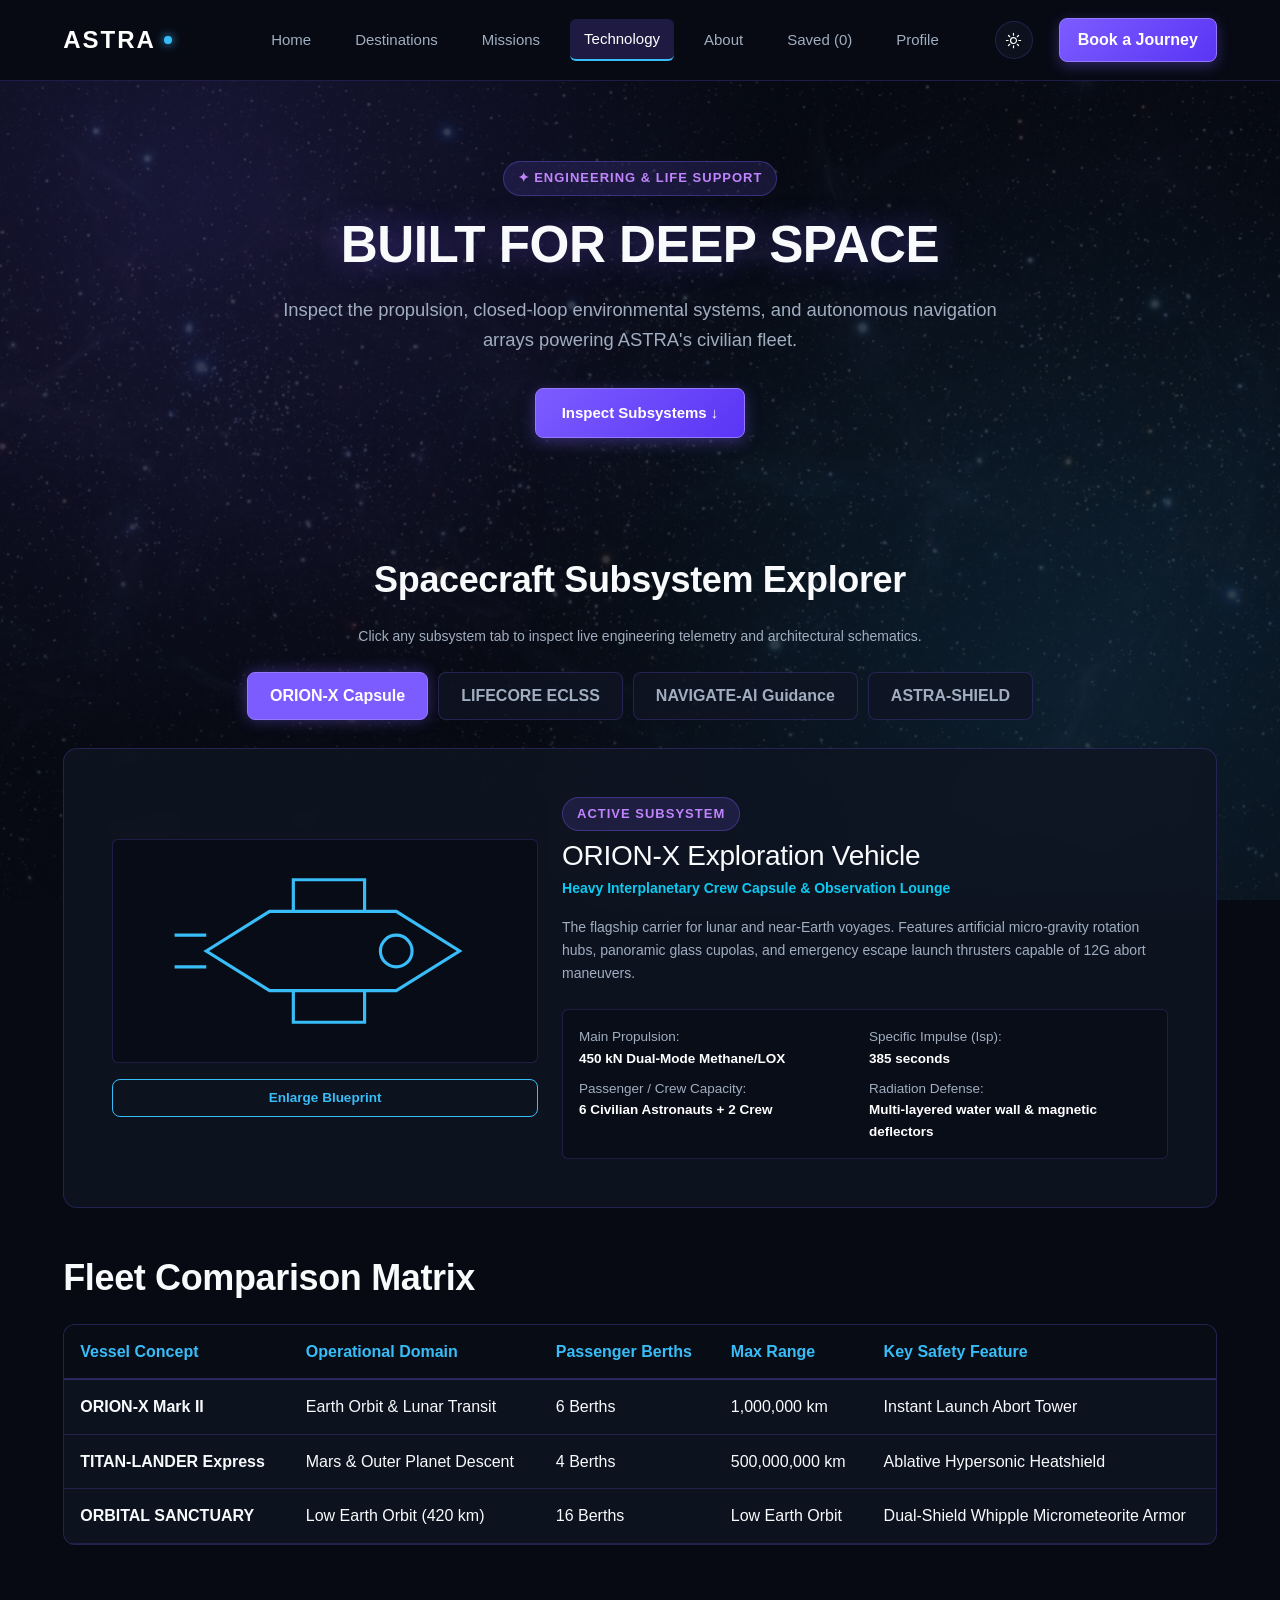
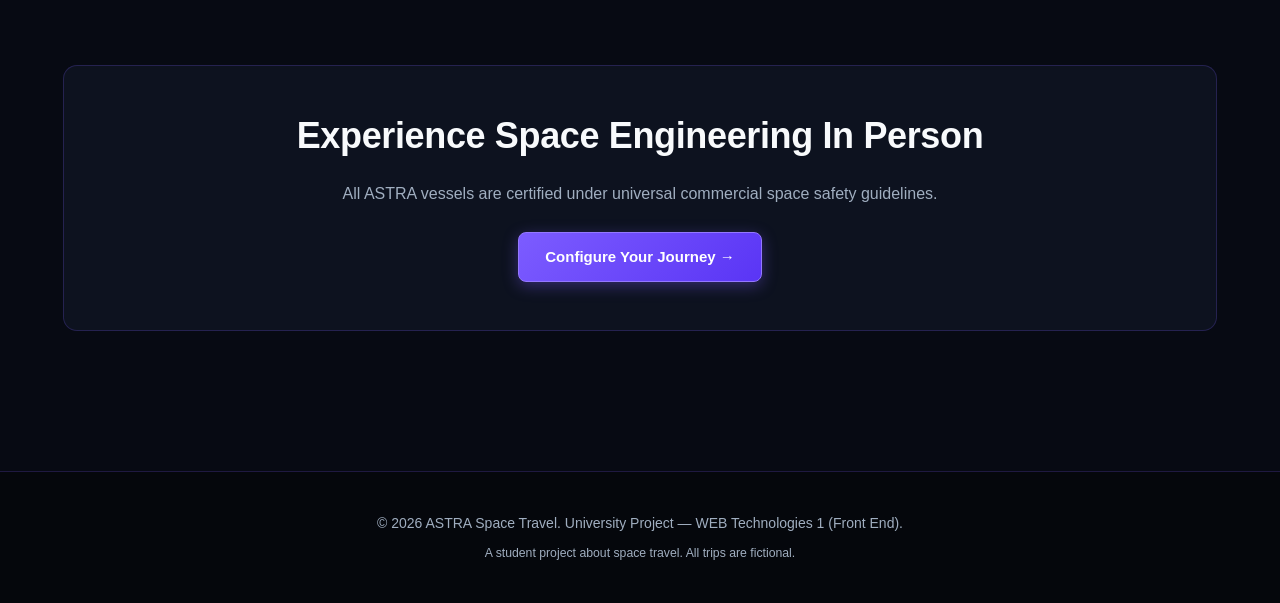
<file: technology.html>
<!DOCTYPE html>
<html lang="en">
<head>
    <meta charset="UTF-8">
    <meta name="viewport" content="width=device-width, initial-scale=1.0">
    <script>document.documentElement.dataset.theme = localStorage.getItem("astra-theme") === "light" ? "light" : "dark";</script>
    <title>Spacecraft Technology | ASTRA</title>
    <link href="https://cdn.jsdelivr.net/npm/bootstrap@5.3.3/dist/css/bootstrap.min.css" rel="stylesheet">
    <link rel="stylesheet" href="css/style.css">
    <link rel="icon" type="image/jpeg" href="images/Logo.jpg">
</head>
<body>

    
    <header class="astra-header">
        <nav class="navbar navbar-expand-xl astra-navbar" data-bs-theme="dark" aria-label="Main navigation">
            <div class="container">
                <a href="index.html" class="navbar-brand logo">
                    ASTRA <span class="logo-dot"></span>
                </a>

                
                <button
                    class="navbar-toggler"
                    type="button"
                    data-bs-toggle="collapse"
                    data-bs-target="#mainMenu"
                    aria-controls="mainMenu"
                    aria-expanded="false"
                    aria-label="Toggle navigation"
                >
                    <span class="navbar-toggler-icon"></span>
                </button>

                
                <div class="collapse navbar-collapse" id="mainMenu">
                    <div class="navbar-nav ms-auto align-items-xl-center">
                        <a class="nav-link" href="index.html">Home</a>
                        <a class="nav-link" href="destinations.html">Destinations</a>
                        <a class="nav-link" href="missions.html">Missions</a>
                        <a class="nav-link active" href="technology.html" aria-current="page">Technology</a>
                        <a class="nav-link" href="about.html">About</a>
                        <a class="nav-link" href="profile.html" id="navProfileLink">Profile</a>
                        <div id="navAuthSlot" class="d-flex align-items-center"></div>
                        <button type="button" class="theme-toggle" id="themeToggle" aria-pressed="false" aria-label="Switch to light theme" title="Switch to light theme">
                            <img class="theme-icon theme-icon-sun" src="images/theme-sun.svg" alt="">
                            <img class="theme-icon theme-icon-moon" src="images/theme-moon.svg" alt="">
                        </button>
                        <a href="booking.html" class="nav-cta-btn">Book a Journey</a>
                    </div>
                </div>
            </div>
        </nav>
    </header>

    
    <main>
        
        <section class="astra-hero">
            <div class="container">
                <span class="hero-badge">✦ Engineering &amp; Life Support</span>
                <h1>BUILT FOR DEEP SPACE</h1>
                <p>
                    Inspect the propulsion, closed-loop environmental systems, and autonomous navigation arrays powering ASTRA's civilian fleet.
                </p>
                <a href="#systems" class="astra-btn">Inspect Subsystems ↓</a>
            </div>
        </section>

        
        <section id="systems" class="astra-section">
            <div class="container">
                <div class="text-center mb-4">
                    <h2>Spacecraft Subsystem Explorer</h2>
                    <p class="small text-secondary">Click any subsystem tab to inspect live engineering telemetry and architectural schematics.</p>
                </div>

                
                <div class="tech-tabs" role="tablist" aria-label="Spacecraft subsystems">
                    <button type="button" class="tech-tab-btn active" data-system="orion-x" id="tab-orion-x" role="tab" aria-controls="systemPanel" tabindex="0" aria-selected="true">ORION-X Capsule</button>
                    <button type="button" class="tech-tab-btn" data-system="lifecore" id="tab-lifecore" tabindex="-1" aria-controls="systemPanel" role="tab" aria-selected="false">LIFECORE ECLSS</button>
                    <button type="button" class="tech-tab-btn" data-system="navigate-ai" id="tab-navigate-ai" tabindex="-1" aria-controls="systemPanel" role="tab" aria-selected="false">NAVIGATE-AI Guidance</button>
                    <button type="button" class="tech-tab-btn" data-system="astra-shield" id="tab-astra-shield" tabindex="-1" aria-controls="systemPanel" role="tab" aria-selected="false">ASTRA-SHIELD</button>
                </div>

                
                <div id="systemPanel" role="tabpanel" aria-labelledby="tab-orion-x" class="astra-card p-4 p-md-5 mb-5" aria-live="polite">
                    <div class="row g-4 align-items-center">
                        <div class="col-12 col-md-5 text-center">
                            <div class="p-3 rounded" style="background: rgba(7, 10, 19, 0.7); border: 1px solid var(--border-color);">
                                <img
                                    id="systemSvg"
                                    src="images/orion-x.svg"
                                    class="img-fluid"
                                    alt="ORION-X Exploration Vehicle Schematic"
                                    style="height: 190px; width: auto; object-fit: contain;"
                                >
                            </div>
                            <button type="button" id="inspectBlueprintBtn" class="astra-btn-outline astra-btn-sm w-100 mt-3">
                                Enlarge Blueprint
                            </button>
                        </div>

                        <div class="col-12 col-md-7">
                            <span class="hero-badge mb-2">ACTIVE SUBSYSTEM</span>
                            <h3 id="systemTitle" class="h3 mb-1">ORION-X Exploration Vehicle</h3>
                            <p id="systemTagline" class="text-info small fw-bold mb-3">Heavy Interplanetary Crew Capsule &amp; Observation Lounge</p>
                            <p id="systemDescription" class="text-secondary small mb-4">
                                The flagship carrier for lunar and near-Earth voyages. Features artificial micro-gravity rotation hubs, panoramic glass cupolas, and emergency escape launch thrusters capable of 12G abort maneuvers.
                            </p>

                            
                            <div class="p-3 rounded" style="background: rgba(7, 10, 19, 0.5); border: 1px solid rgba(124, 92, 255, 0.2); font-size: 13.5px;">
                                <div class="row g-2">
                                    <div class="col-12 col-sm-6">
                                        <span class="text-secondary">Main Propulsion:</span>
                                        <div id="specThrust" class="fw-bold text-white">450 kN Dual-Mode Methane/LOX</div>
                                    </div>
                                    <div class="col-12 col-sm-6">
                                        <span class="text-secondary">Specific Impulse (Isp):</span>
                                        <div id="specIsp" class="fw-bold text-white">385 seconds</div>
                                    </div>
                                    <div class="col-12 col-sm-6">
                                        <span class="text-secondary">Passenger / Crew Capacity:</span>
                                        <div id="specCapacity" class="fw-bold text-white">6 Civilian Astronauts + 2 Crew</div>
                                    </div>
                                    <div class="col-12 col-sm-6">
                                        <span class="text-secondary">Radiation Defense:</span>
                                        <div id="specShielding" class="fw-bold text-white">Multi-layered water wall &amp; magnetic deflectors</div>
                                    </div>
                                </div>
                            </div>
                        </div>
                    </div>
                </div>

                
                <h2>Fleet Comparison Matrix</h2>
                <div class="table-shell" role="region" tabindex="0" aria-label="Spacecraft fleet comparison">
                    <table class="table mission-table align-middle">
                        <thead>
                            <tr>
                                <th scope="col">Vessel Concept</th>
                                <th scope="col">Operational Domain</th>
                                <th scope="col">Passenger Berths</th>
                                <th scope="col">Max Range</th>
                                <th scope="col">Key Safety Feature</th>
                            </tr>
                        </thead>
                        <tbody>
                            <tr>
                                <th scope="row" class="text-white">ORION-X Mark II</th>
                                <td>Earth Orbit &amp; Lunar Transit</td>
                                <td>6 Berths</td>
                                <td>1,000,000 km</td>
                                <td>Instant Launch Abort Tower</td>
                            </tr>
                            <tr>
                                <th scope="row" class="text-white">TITAN-LANDER Express</th>
                                <td>Mars &amp; Outer Planet Descent</td>
                                <td>4 Berths</td>
                                <td>500,000,000 km</td>
                                <td>Ablative Hypersonic Heatshield</td>
                            </tr>
                            <tr>
                                <th scope="row" class="text-white">ORBITAL SANCTUARY</th>
                                <td>Low Earth Orbit (420 km)</td>
                                <td>16 Berths</td>
                                <td>Low Earth Orbit</td>
                                <td>Dual-Shield Whipple Micrometeorite Armor</td>
                            </tr>
                        </tbody>
                    </table>
                </div>
            </div>
        </section>

        
        <section class="astra-section text-center">
            <div class="container">
                <div class="astra-card p-5">
                    <h2>Experience Space Engineering In Person</h2>
                    <p style="max-width: 600px; margin: 0 auto 24px;">
                        All ASTRA vessels are certified under universal commercial space safety guidelines.
                    </p>
                    <a href="booking.html" class="astra-btn">Configure Your Journey →</a>
                </div>
            </div>
        </section>
    </main>

    
    <div id="blueprintModal" aria-hidden="true" class="astra-modal-overlay" role="dialog" aria-modal="true" aria-labelledby="blueprintModalTitle">
        <div class="astra-modal-box">
            <button type="button" id="closeBlueprintModalBtn" class="modal-close-btn" aria-label="Close blueprint modal">&times;</button>
            <h3 id="blueprintModalTitle" class="h4 mb-1 text-white">ORION-X Schematic</h3>
            <p id="blueprintModalTagline" class="text-info small mb-3"></p>
            <div class="p-4 rounded text-center mb-3" style="background: rgba(7, 10, 19, 0.9); border: 1px solid var(--border-color);">
                <img id="blueprintModalSvg" src="images/orion-x.svg" class="img-fluid" alt="Subsystem blueprint" style="max-height: 240px;">
            </div>
            <p id="blueprintModalDesc" class="small text-secondary mb-0"></p>
        </div>
    </div>

    
    <footer class="astra-footer">
        <div class="container">
            <p class="mb-2">© 2026 ASTRA Space Travel. University Project — WEB Technologies 1 (Front End).</p>
            <p class="small text-secondary mb-0">A student project about space travel. All trips are fictional.</p>
        </div>
    </footer>

    
    <script src="https://code.jquery.com/jquery-3.7.1.min.js"></script>
    <script src="https://cdn.jsdelivr.net/npm/bootstrap@5.3.3/dist/js/bootstrap.bundle.min.js"></script>
    <script src="js/favorites.js"></script>
    <script src="js/main.js"></script>
    <script src="js/auth.js"></script>
    <script src="js/technology.js"></script>
</body>
</html>
</file>
<file: css/style.css>
:root {
    --bg-deep-space: #070a13;
    --bg-card: rgba(15, 21, 35, 0.82);
    --bg-card-hover: rgba(22, 31, 52, 0.95);
    --bg-surface: #0e1424;
    --accent-purple: #7c5cff;
    --accent-purple-hover: #6540f8;
    --accent-cyan: #38bdf8;
    --accent-cyan-hover: #0ea5e9;
    --accent-glow: rgba(124, 92, 255, 0.35);
    --accent-cyan-glow: rgba(56, 189, 248, 0.35);
    --border-color: rgba(124, 92, 255, 0.22);
    --border-card-hover: rgba(56, 189, 248, 0.5);
    --text-primary: #f8fafc;
    --text-secondary: #a0aec0;
    --text-muted: #64748b;
    --success-color: #10b981;
    --warning-color: #f59e0b;
    --danger-color: #f43f5e;
}


* {
    box-sizing: border-box;
}

html {
    scroll-behavior: smooth;
}

body {
    margin: 0;
    background-color: var(--bg-deep-space);
    background-image: 
        radial-gradient(circle at 15% 20%, rgba(124, 92, 255, 0.15) 0%, transparent 45%),
        radial-gradient(circle at 85% 75%, rgba(56, 189, 248, 0.12) 0%, transparent 45%),
        linear-gradient(rgba(7, 10, 19, 0.80), rgba(7, 10, 19, 0.86)),
        url("../images/stars-bg.jpg");
    background-repeat: repeat;
    background-size: cover;
    background-attachment: fixed;
    background-position: center;
    color: var(--text-primary);
    font-family: -apple-system, BlinkMacSystemFont, "Segoe UI", Roboto, "Helvetica Neue", Arial, sans-serif;
    font-size: 16px;
    line-height: 1.6;
    min-height: 100vh;
}

a {
    color: var(--accent-cyan);
    text-decoration: none;
    transition: color 0.2s ease, text-shadow 0.2s ease;
}

a:hover {
    color: #7dd3fc;
    text-shadow: 0 0 8px rgba(56, 189, 248, 0.4);
}

p {
    color: var(--text-secondary);
    line-height: 1.65;
}

h1, h2, h3, h4, h5, h6 {
    color: var(--text-primary);
    font-weight: 700;
    letter-spacing: -0.01em;
}

h1 {
    font-size: clamp(2rem, 4vw, 3.25rem);
    line-height: 1.15;
}

h2 {
    font-size: clamp(1.5rem, 3vw, 2.25rem);
    margin-bottom: 24px;
}

h3 {
    font-size: 1.35rem;
}


a:focus-visible,
button:focus-visible,
input:focus-visible,
select:focus-visible,
textarea:focus-visible,
.btn:focus-visible,
.form-control:focus-visible,
.form-select:focus-visible {
    outline: 2px solid var(--accent-cyan) !important;
    outline-offset: 3px !important;
    box-shadow: 0 0 12px rgba(56, 189, 248, 0.4) !important;
}


.container {
    width: 92%;
    max-width: 1240px;
    margin: 0 auto;
}


.astra-header {
    background: var(--bg-deep-space);
    backdrop-filter: blur(14px);
    -webkit-backdrop-filter: blur(14px);
    border-bottom: 1px solid var(--border-color);
    position: sticky;
    top: 0;
    z-index: 1000;
    transition: all 0.3s ease;
}

.astra-navbar {
    padding: 16px 0;
}

.astra-navbar .navbar-nav {
    gap: 16px;
}

.navbar-brand.logo {
    display: inline-flex;
    align-items: center;
    gap: 8px;
    font-size: 24px;
    font-weight: 800;
    letter-spacing: 2px;
    color: #ffffff !important;
    text-transform: uppercase;
}

.logo-dot {
    display: inline-block;
    width: 8px;
    height: 8px;
    background-color: var(--accent-cyan);
    border-radius: 50%;
    box-shadow: 0 0 10px var(--accent-cyan);
}


.navbar-toggler {
    border: 1.5px solid rgba(124, 92, 255, 0.45) !important;
    background: rgba(16, 21, 34, 0.85) !important;
    padding: 8px 12px;
    border-radius: 8px;
    transition: all 0.25s ease;
}

.navbar-toggler:hover {
    background: rgba(124, 92, 255, 0.25) !important;
    border-color: var(--accent-cyan) !important;
}


.navbar-toggler-icon {
    background-image: url("data:image/svg+xml,%3csvg xmlns='http://www.w3.org/2000/svg' viewBox='0 0 30 30'%3e%3cpath stroke='%2338bdf8' stroke-linecap='round' stroke-miterlimit='10' stroke-width='2.2' d='M4 7h22M4 15h22M4 23h22'/%3e%3c/svg%3e") !important;
    width: 1.4em;
    height: 1.4em;
}

.navbar-nav .nav-link {
    color: var(--text-secondary) !important;
    font-weight: 500;
    font-size: 15px;
    padding: 8px 14px !important;
    border-radius: 6px;
    transition: all 0.2s ease;
}

.navbar-nav .nav-link:hover {
    color: var(--accent-cyan) !important;
    background: rgba(56, 189, 248, 0.08);
}


.navbar-nav .nav-link.active,
.navbar-nav .nav-link[aria-current="page"] {
    color: #ffffff !important;
    background: rgba(124, 92, 255, 0.2);
    border-bottom: 2px solid var(--accent-cyan);
}


.nav-cta-btn {
    display: inline-block;
    padding: 8px 18px !important;
    background: linear-gradient(135deg, #7c5cff 0%, #5a35f5 100%) !important;
    color: #ffffff !important;
    border: 1px solid #9478ff !important;
    border-radius: 8px;
    font-weight: 600;
    box-shadow: 0 4px 14px rgba(124, 92, 255, 0.35);
    margin-left: 10px;
    transition: all 0.25s ease !important;
}

.nav-cta-btn:hover {
    background: linear-gradient(135deg, #8b6dff 0%, #6844ff 100%) !important;
    transform: translateY(-2px);
    box-shadow: 0 6px 20px rgba(124, 92, 255, 0.55);
    color: #ffffff !important;
}


@media (max-width: 767.98px) {
    .navbar-collapse {
        background: #0f1524;
        border: 1px solid rgba(124, 92, 255, 0.3);
        border-radius: 12px;
        padding: 16px;
        margin-top: 14px;
        box-shadow: 0 16px 36px rgba(0, 0, 0, 0.6);
    }

    .navbar-nav .nav-link {
        padding: 10px 14px !important;
        margin-bottom: 4px;
    }

    .navbar-nav .nav-link.active,
    .navbar-nav .nav-link[aria-current="page"] {
        border-bottom: none;
        border-left: 3px solid var(--accent-cyan);
    }

    .nav-cta-btn {
        margin-left: 0;
        margin-top: 8px;
        text-align: center;
    }
}


.astra-btn,
.btn-astra {
    display: inline-flex;
    align-items: center;
    justify-content: center;
    gap: 8px;
    padding: 12px 26px;
    background: linear-gradient(135deg, #7c5cff 0%, #5a35f5 100%);
    color: #ffffff;
    font-weight: 600;
    font-size: 15px;
    border: 1px solid #9478ff;
    border-radius: 8px;
    cursor: pointer;
    box-shadow: 0 4px 15px rgba(124, 92, 255, 0.35);
    transition: all 0.25s ease;
    text-decoration: none;
}

.astra-btn:hover,
.btn-astra:hover {
    background: linear-gradient(135deg, #8b6dff 0%, #6844ff 100%);
    transform: translateY(-2px);
    box-shadow: 0 6px 22px rgba(124, 92, 255, 0.55);
    color: #ffffff;
}

.astra-btn-outline {
    display: inline-flex;
    align-items: center;
    justify-content: center;
    padding: 11px 24px;
    background: transparent;
    color: var(--accent-cyan);
    border: 1.5px solid var(--accent-cyan);
    border-radius: 8px;
    font-weight: 600;
    font-size: 15px;
    cursor: pointer;
    transition: all 0.25s ease;
    text-decoration: none;
}

.astra-btn-outline:hover {
    background: rgba(56, 189, 248, 0.15);
    color: #ffffff;
    box-shadow: 0 0 15px rgba(56, 189, 248, 0.35);
    transform: translateY(-2px);
}

.astra-btn-sm {
    padding: 7px 16px;
    font-size: 13.5px;
}


.astra-card {
    background: var(--bg-card);
    backdrop-filter: blur(12px);
    -webkit-backdrop-filter: blur(12px);
    border: 1px solid var(--border-color);
    border-radius: 14px;
    padding: 24px;
    color: var(--text-primary);
    transition: transform 0.25s ease, box-shadow 0.25s ease, border-color 0.25s ease;
    position: relative;
    overflow: hidden;
}

.astra-card:hover {
    transform: translateY(-4px);
    border-color: var(--border-card-hover);
    box-shadow: 0 12px 30px rgba(56, 189, 248, 0.15), 0 0 16px rgba(124, 92, 255, 0.12);
}

.astra-card img {
    border-radius: 8px;
    width: 100%;
    object-fit: cover;
}

.card-img-wrapper {
    position: relative;
    overflow: hidden;
    border-radius: 8px;
    margin-bottom: 16px;
}

.card-img-wrapper img {
    transition: transform 0.4s ease;
}

.astra-card:hover .card-img-wrapper img {
    transform: scale(1.04);
}

.grid {
    display: grid;
    gap: 24px;
}

.grid-3 {
    grid-template-columns: repeat(3, 1fr);
}

.grid-2 {
    grid-template-columns: repeat(2, 1fr);
}

@media (max-width: 991.98px) {
    .grid-3 {
        grid-template-columns: repeat(2, 1fr);
    }
}

@media (max-width: 767.98px) {
    .grid-3,
    .grid-2 {
        grid-template-columns: 1fr;
    }
}


.astra-hero {
    padding: 80px 0 60px;
    text-align: center;
    position: relative;
}

.astra-hero h1 {
    margin-bottom: 20px;
    text-shadow: 0 0 30px rgba(124, 92, 255, 0.4);
}

.astra-hero p {
    max-width: 720px;
    margin: 0 auto 32px auto;
    font-size: 1.15rem;
}

.hero-image {
    display: block;
    width: 100%;
    max-width: 960px;
    max-height: 440px;
    margin: 0 auto 36px;
    object-fit: cover;
    border-radius: 16px;
    border: 1px solid var(--border-color);
    box-shadow: 0 20px 50px rgba(0, 0, 0, 0.6), 0 0 30px rgba(124, 92, 255, 0.2);
}

.hero-badge {
    display: inline-flex;
    align-items: center;
    gap: 6px;
    padding: 6px 14px;
    background: rgba(124, 92, 255, 0.15);
    border: 1px solid rgba(124, 92, 255, 0.35);
    border-radius: 20px;
    font-size: 13px;
    color: #c084fc;
    font-weight: 600;
    margin-bottom: 20px;
    text-transform: uppercase;
    letter-spacing: 1px;
}


.countdown-widget {
    background: rgba(16, 21, 34, 0.9);
    border: 1px solid rgba(56, 189, 248, 0.3);
    border-radius: 14px;
    padding: 24px;
    max-width: 700px;
    margin: 32px auto 0;
    box-shadow: 0 10px 30px rgba(0, 0, 0, 0.4), 0 0 20px rgba(56, 189, 248, 0.15);
}

.countdown-title {
    font-size: 14px;
    color: var(--accent-cyan);
    text-transform: uppercase;
    letter-spacing: 1.5px;
    font-weight: 700;
    margin-bottom: 16px;
}

.countdown-grid {
    display: grid;
    grid-template-columns: repeat(4, 1fr);
    gap: 12px;
}

.countdown-box {
    background: rgba(7, 10, 19, 0.85);
    border: 1px solid rgba(124, 92, 255, 0.3);
    border-radius: 10px;
    padding: 12px 6px;
    text-align: center;
}

.countdown-number {
    font-size: clamp(1.8rem, 3vw, 2.4rem);
    font-weight: 800;
    color: #ffffff;
    font-family: "Courier New", Courier, monospace;
    display: block;
    line-height: 1.1;
}

.countdown-label {
    font-size: 11px;
    color: var(--text-secondary);
    text-transform: uppercase;
    letter-spacing: 1px;
    margin-top: 4px;
    display: block;
}

.stats-grid {
    display: grid;
    grid-template-columns: repeat(3, 1fr);
    gap: 20px;
    margin-top: 40px;
}

.stat-item {
    text-align: center;
    padding: 20px;
    background: rgba(16, 21, 34, 0.6);
    border: 1px solid var(--border-color);
    border-radius: 12px;
}

.stat-number {
    font-size: clamp(2rem, 3.5vw, 2.75rem);
    font-weight: 800;
    color: var(--accent-cyan);
    display: block;
    margin-bottom: 4px;
}

.stat-text {
    font-size: 14px;
    color: var(--text-secondary);
    margin: 0;
}


.catalog-toolbar {
    background: var(--bg-card);
    border: 1px solid var(--border-color);
    border-radius: 12px;
    padding: 20px;
    margin-bottom: 30px;
}

.filter-pills {
    display: flex;
    flex-wrap: wrap;
    gap: 8px;
}

.filter-pill {
    padding: 8px 16px;
    background: rgba(7, 10, 19, 0.7);
    border: 1px solid rgba(124, 92, 255, 0.3);
    border-radius: 20px;
    color: var(--text-secondary);
    font-size: 14px;
    font-weight: 500;
    cursor: pointer;
    transition: all 0.2s ease;
}

.filter-pill:hover {
    color: #ffffff;
    border-color: var(--accent-cyan);
}

.filter-pill.active {
    background: var(--accent-purple);
    color: #ffffff;
    border-color: #9478ff;
    box-shadow: 0 0 12px rgba(124, 92, 255, 0.4);
}

.catalog-stats {
    display: flex;
    justify-content: space-between;
    align-items: center;
    flex-wrap: wrap;
    gap: 12px;
    padding: 12px 16px;
    background: rgba(7, 10, 19, 0.5);
    border-radius: 8px;
    font-size: 14px;
    color: var(--text-secondary);
    margin-top: 16px;
}

.stat-highlight {
    color: var(--accent-cyan);
    font-weight: 700;
}

.empty-state {
    text-align: center;
    padding: 50px 20px;
    background: var(--bg-card);
    border: 1px dashed var(--border-color);
    border-radius: 12px;
    grid-column: 1 / -1;
}

.empty-state-icon {
    font-size: 48px;
    margin-bottom: 12px;
    display: block;
}


.status-badge {
    display: inline-block;
    padding: 4px 10px;
    border-radius: 6px;
    font-size: 12px;
    font-weight: 600;
    letter-spacing: 0.5px;
    text-transform: uppercase;
    margin-bottom: 12px;
}

.status-badge.open {
    background: rgba(16, 185, 129, 0.15);
    color: #34d399;
    border: 1px solid rgba(16, 185, 129, 0.35);
}

.status-badge.limited {
    background: rgba(245, 158, 11, 0.15);
    color: #fbbf24;
    border: 1px solid rgba(245, 158, 11, 0.35);
}

.status-badge.planned {
    background: rgba(56, 189, 248, 0.15);
    color: #38bdf8;
    border: 1px solid rgba(56, 189, 248, 0.35);
}

.status-badge.exclusive {
    background: rgba(124, 92, 255, 0.2);
    color: #c084fc;
    border: 1px solid rgba(124, 92, 255, 0.4);
}


.form-label {
    color: #ffffff;
    font-weight: 500;
    font-size: 14px;
    margin-bottom: 6px;
}

.form-control,
.form-select {
    background-color: #0c111e !important;
    color: #ffffff !important;
    border: 1.5px solid rgba(124, 92, 255, 0.35) !important;
    border-radius: 8px;
    padding: 10px 14px;
    font-size: 15px;
    transition: border-color 0.2s, box-shadow 0.2s;
}

.form-control:focus,
.form-select:focus {
    background-color: #0c111e !important;
    color: #ffffff !important;
    border-color: var(--accent-cyan) !important;
    box-shadow: 0 0 0 3px rgba(56, 189, 248, 0.25) !important;
}

.form-control::placeholder {
    color: #64748b;
}


.form-control.is-invalid,
.form-select.is-invalid {
    border-color: var(--danger-color) !important;
    box-shadow: 0 0 0 2px rgba(244, 63, 94, 0.25) !important;
}

.invalid-feedback {
    display: none;
    color: #fb7185;
    font-size: 13px;
    font-weight: 500;
    margin-top: 6px;
}

.form-control.is-invalid ~ .invalid-feedback,
.form-select.is-invalid ~ .invalid-feedback {
    display: block;
}

.form-control.is-valid,
.form-select.is-valid {
    border-color: var(--success-color) !important;
}


.form-check-input {
    background-color: #0c111e;
    border: 1.5px solid rgba(124, 92, 255, 0.4);
}

.form-check-input:checked {
    background-color: var(--accent-purple);
    border-color: var(--accent-purple);
}

.form-check-label {
    color: var(--text-secondary);
    font-size: 14px;
}


.booking-grid {
    display: grid;
    grid-template-columns: 1fr;
    gap: 30px;
    align-items: start;
}

@media (min-width: 992px) {
    .booking-grid {
        grid-template-columns: 1.4fr 1fr;
    }
}

.summary-card {
    position: sticky;
    top: 90px;
}

.summary-list {
    margin: 20px 0 0 0;
}

.summary-list > div {
    display: flex;
    justify-content: space-between;
    padding: 10px 0;
    border-bottom: 1px solid rgba(124, 92, 255, 0.15);
    font-size: 14.5px;
}

.summary-list dt {
    color: var(--text-secondary);
    font-weight: 400;
}

.summary-list dd {
    color: #ffffff;
    font-weight: 600;
    margin: 0;
}

.total-box {
    background: linear-gradient(135deg, rgba(124, 92, 255, 0.25) 0%, rgba(56, 189, 248, 0.15) 100%);
    border: 1px solid rgba(124, 92, 255, 0.4);
    border-radius: 10px;
    padding: 18px;
    margin-top: 24px;
    text-align: center;
}

.total-price {
    font-size: 32px;
    font-weight: 800;
    color: #ffffff;
    margin: 4px 0;
    letter-spacing: -0.5px;
}

.booking-success-card {
    background: rgba(16, 185, 129, 0.12);
    border: 1.5px solid var(--success-color);
    border-radius: 12px;
    padding: 24px;
    margin-bottom: 24px;
    display: none;
}

.booking-success-title {
    color: #34d399;
    font-size: 18px;
    font-weight: 700;
    margin-bottom: 8px;
}


.faq-accordion {
    margin-top: 24px;
}

.faq-item {
    background: var(--bg-card);
    border: 1px solid var(--border-color);
    border-radius: 10px;
    margin-bottom: 14px;
    overflow: hidden;
    transition: border-color 0.2s;
}

.faq-item:hover {
    border-color: rgba(56, 189, 248, 0.4);
}

.faq-question {
    display: flex;
    justify-content: space-between;
    align-items: center;
    padding: 18px 22px;
    cursor: pointer;
    font-weight: 600;
    font-size: 16px;
    color: #ffffff;
    user-select: none;
}

.faq-icon {
    font-size: 20px;
    color: var(--accent-cyan);
    transition: transform 0.3s ease;
}

.faq-item.active .faq-icon {
    transform: rotate(45deg);
}

.faq-answer {
    display: none;
    padding: 0 22px 18px;
    color: var(--text-secondary);
    border-top: 1px solid rgba(124, 92, 255, 0.1);
}


.tech-tabs {
    display: flex;
    flex-wrap: wrap;
    gap: 10px;
    margin-bottom: 28px;
    justify-content: center;
}

.tech-tab-btn {
    padding: 10px 22px;
    background: rgba(15, 21, 35, 0.8);
    border: 1px solid var(--border-color);
    border-radius: 8px;
    color: var(--text-secondary);
    font-weight: 600;
    cursor: pointer;
    transition: all 0.2s ease;
}

.tech-tab-btn:hover {
    border-color: var(--accent-cyan);
    color: #ffffff;
}

.tech-tab-btn.active {
    background: var(--accent-purple);
    border-color: #9478ff;
    color: #ffffff;
    box-shadow: 0 0 15px rgba(124, 92, 255, 0.4);
}

.tech-detail-card {
    display: none;
}

.tech-detail-card.active {
    display: block;
}


.astra-modal-overlay {
    display: none;
    position: fixed;
    top: 0;
    left: 0;
    width: 100%;
    height: 100%;
    background: rgba(5, 7, 13, 0.85);
    backdrop-filter: blur(8px);
    z-index: 2000;
    align-items: center;
    justify-content: center;
    padding: 20px;
}

.astra-modal-box {
    background: #0f1526;
    border: 1px solid var(--accent-purple);
    border-radius: 16px;
    max-width: 650px;
    width: 100%;
    padding: 28px;
    box-shadow: 0 20px 60px rgba(0, 0, 0, 0.8), 0 0 30px rgba(124, 92, 255, 0.25);
    position: relative;
}

.modal-close-btn {
    position: absolute;
    top: 16px;
    right: 18px;
    background: transparent;
    border: none;
    color: var(--text-secondary);
    font-size: 26px;
    cursor: pointer;
    line-height: 1;
}

.modal-close-btn:hover {
    color: #ffffff;
}


.quiz-container {
    background: var(--bg-card);
    border: 1px solid var(--border-color);
    border-radius: 14px;
    padding: 30px;
    max-width: 800px;
    margin: 40px auto 0;
}

.quiz-step {
    margin-bottom: 24px;
    padding-bottom: 20px;
    border-bottom: 1px solid rgba(124, 92, 255, 0.15);
}

.quiz-step-title {
    font-size: 16px;
    font-weight: 600;
    color: #ffffff;
    margin-bottom: 12px;
}

.quiz-options {
    display: grid;
    gap: 10px;
}

.quiz-option-label {
    display: flex;
    align-items: center;
    gap: 10px;
    padding: 12px 16px;
    background: rgba(7, 10, 19, 0.6);
    border: 1px solid rgba(124, 92, 255, 0.2);
    border-radius: 8px;
    cursor: pointer;
    transition: all 0.2s ease;
    color: var(--text-secondary);
}

.quiz-option-label:hover {
    border-color: var(--accent-cyan);
    color: #ffffff;
}

.quiz-option-label.selected {
    background: rgba(124, 92, 255, 0.25);
    border-color: var(--accent-cyan);
    color: #ffffff;
}

.quiz-result-card {
    display: none;
    background: linear-gradient(135deg, rgba(124, 92, 255, 0.2) 0%, rgba(56, 189, 248, 0.15) 100%);
    border: 1px solid rgba(56, 189, 248, 0.4);
    border-radius: 12px;
    padding: 24px;
    text-align: center;
    margin-top: 24px;
}


#backToTopBtn {
    display: none;
    position: fixed;
    bottom: 30px;
    right: 30px;
    width: 48px;
    height: 48px;
    background: var(--accent-purple);
    color: #ffffff;
    border: 1px solid #9478ff;
    border-radius: 50%;
    cursor: pointer;
    z-index: 999;
    font-size: 20px;
    box-shadow: 0 4px 18px rgba(124, 92, 255, 0.5);
    transition: all 0.25s ease;
}

#backToTopBtn:hover {
    background: var(--accent-purple-hover);
    transform: translateY(-4px);
    box-shadow: 0 8px 24px rgba(124, 92, 255, 0.7);
}


.astra-section {
    padding: 60px 0;
}

.astra-footer {
    padding: 40px 0;
    text-align: center;
    border-top: 1px solid var(--border-color);
    background: #05070c;
    color: var(--text-muted);
    font-size: 14px;
    margin-top: 80px;
}

.astra-footer a {
    color: var(--text-secondary);
}

.astra-footer a:hover {
    color: var(--accent-cyan);
}


@media (max-width: 575.98px) {
    .astra-hero {
        padding: 50px 0 40px;
    }

    .astra-section {
        padding: 40px 0;
    }

    .countdown-grid {
        grid-template-columns: repeat(2, 1fr);
    }

    .stats-grid {
        grid-template-columns: 1fr;
    }
}


.table-shell {
    width: 100%;
    overflow-x: auto;
    border: 1px solid var(--border-color);
    border-radius: 12px;
    background: rgba(15, 21, 35, 0.85);
}
.mission-table {
    width: 100%;
    margin-bottom: 0;
    --bs-table-bg: transparent !important;
    --bs-table-color: #f8fafc !important;
    --bs-table-striped-bg: rgba(124, 92, 255, 0.05) !important;
    --bs-table-border-color: rgba(124, 92, 255, 0.2) !important;
    color: #f8fafc !important;
}
.mission-table th, .mission-table td {
    color: #f8fafc !important;
    background-color: transparent !important;
    padding: 14px 16px;
}
.mission-table thead th {
    background-color: rgba(7, 10, 19, 0.8) !important;
    color: #38bdf8 !important;
    border-bottom: 2px solid rgba(124, 92, 255, 0.3) !important;
}
.radar-layout {
    display: grid;
    grid-template-columns: minmax(0, 1fr);
    gap: 20px;
}

@media (min-width: 992px) {
    .radar-layout {
        grid-template-columns: minmax(0, 1fr) 360px;
        align-items: start;
    }
}

.radar-stage {
    background:
        radial-gradient(circle at 50% 50%, rgba(124, 92, 255, 0.10), transparent 62%),
        var(--bg-card);
    border: 1px solid var(--border-color);
    border-radius: 18px;
    padding: 14px;
    backdrop-filter: blur(12px);
    -webkit-backdrop-filter: blur(12px);
}

.radar-hud {
    display: flex;
    flex-wrap: wrap;
    justify-content: space-between;
    gap: 6px 16px;
    margin-bottom: 8px;
    font-size: 0.9rem;
}

.radar-date {
    color: var(--accent-cyan);
    font-weight: 700;
    letter-spacing: 0.06em;
    font-variant-numeric: tabular-nums;
}

.radar-next {
    color: var(--text-secondary);
}

#radarCanvas {
    display: block;
    width: 100%;
    max-width: 680px;
    aspect-ratio: 1 / 1;
    margin: 0 auto;
    touch-action: manipulation;
}

.radar-controls {
    display: flex;
    flex-wrap: wrap;
    align-items: center;
    gap: 10px;
    margin-top: 10px;
}

.radar-controls .filter-pills {
    margin: 0;
}

.radar-slider-label {
    display: block;
    margin-top: 12px;
    font-size: 0.8rem;
    color: var(--text-secondary);
}

.radar-slider {
    width: 100%;
    accent-color: var(--accent-purple);
    cursor: pointer;
}

.radar-chip-group {
    display: flex;
    flex-wrap: wrap;
    gap: 6px;
    margin-top: 10px;
}

.radar-chip {
    padding: 4px 12px;
    font-size: 0.8rem;
}

.radar-note {
    margin: 12px 0 0;
    font-size: 0.75rem;
    color: var(--text-muted);
}

.radar-panel {
    min-height: 280px;
}

.radar-title {
    margin: 10px 0 6px;
    font-size: 1.3rem;
}

.radar-text {
    color: var(--text-secondary);
    font-size: 0.92rem;
}

.radar-label {
    margin: 14px 0 6px;
    font-size: 0.78rem;
    text-transform: uppercase;
    letter-spacing: 0.08em;
    color: var(--text-muted);
}

.radar-mini-list {
    display: flex;
    flex-wrap: wrap;
    gap: 6px;
}

.radar-empty {
    margin: 12px 0 0;
    font-size: 0.85rem;
    color: var(--text-muted);
}

.radar-phase {
    margin: 0 0 8px;
    color: var(--accent-cyan);
    font-weight: 600;
}

.radar-progress {
    height: 8px;
    border-radius: 999px;
    background: rgba(148, 163, 184, 0.2);
    overflow: hidden;
    margin-bottom: 14px;
}

.radar-progress > span {
    display: block;
    height: 100%;
    width: 0;
    background: linear-gradient(90deg, var(--accent-purple), var(--accent-cyan));
    border-radius: 999px;
}

.radar-stats {
    display: grid;
    grid-template-columns: 1fr 1fr;
    gap: 10px 14px;
    margin: 0 0 12px;
}

.radar-stats dt {
    font-size: 0.72rem;
    text-transform: uppercase;
    letter-spacing: 0.06em;
    color: var(--text-muted);
    font-weight: 500;
}

.radar-stats dd {
    margin: 2px 0 0;
    font-size: 0.92rem;
    font-weight: 600;
    font-variant-numeric: tabular-nums;
}

@media (max-width: 575.98px) {
    .radar-stats {
        grid-template-columns: 1fr;
    }
}

.radar-track {
    margin-left: 8px;
    font-size: 0.85rem;
    white-space: nowrap;
}

.theme-toggle {
    align-items: center;
    background: rgba(15, 21, 35, 0.7);
    border: 1px solid var(--border-color);
    border-radius: 999px;
    color: var(--accent-cyan);
    cursor: pointer;
    display: inline-flex;
    height: 38px;
    justify-content: center;
    margin-left: 10px;
    padding: 0;
    transition: background 0.25s ease, border-color 0.25s ease, color 0.25s ease, transform 0.25s ease;
    width: 38px;
}

.theme-toggle:hover {
    background: rgba(56, 189, 248, 0.12);
    border-color: var(--accent-cyan);
    color: var(--accent-cyan);
    transform: translateY(-1px);
}

.theme-icon {
    display: block;
    height: 19px;
    width: 19px;
}

.theme-icon-moon {
    display: none;
}

html[data-theme="dark"] .theme-icon-sun {
    display: block;
}

html[data-theme="dark"] .theme-icon-moon {
    display: none;
}

@media (max-width: 767.98px) {
    .theme-toggle {
        margin: 8px 0 0;
    }
}

html[data-theme="light"] {
    --bg-deep-space: #f3f7fc;
    --bg-card: rgba(255, 255, 255, 0.94);
    --bg-card-hover: #ffffff;
    --bg-surface: #e8eef7;
    --accent-purple: #6046c7;
    --accent-purple-hover: #4f38ad;
    --accent-cyan: #087ea4;
    --accent-cyan-hover: #066783;
    --accent-glow: rgba(96, 70, 199, 0.2);
    --accent-cyan-glow: rgba(8, 126, 164, 0.2);
    --border-color: rgba(70, 88, 125, 0.25);
    --border-card-hover: rgba(8, 126, 164, 0.45);
    --text-primary: #17233b;
    --text-secondary: #52627a;
    --text-muted: #6b7890;
}

html[data-theme="light"] body {
    background-image:
        radial-gradient(circle at 15% 20%, rgba(96, 70, 199, 0.1) 0%, transparent 45%),
        radial-gradient(circle at 85% 75%, rgba(8, 126, 164, 0.08) 0%, transparent 45%),
        linear-gradient(rgba(243, 247, 252, 0.94), rgba(243, 247, 252, 0.98));
}

html[data-theme="light"] .astra-header {
    background: #ffffff;
}

html[data-theme="light"] .navbar-brand.logo,
html[data-theme="light"] .navbar-nav .nav-link.active,
html[data-theme="light"] .navbar-nav .nav-link[aria-current="page"] {
    color: var(--text-primary) !important;
}

html[data-theme="light"] .navbar-toggler {
    background: rgba(232, 238, 247, 0.9) !important;
}

html[data-theme="light"] .navbar-collapse {
    background: #ffffff;
}

html[data-theme="light"] .theme-toggle {
    background: rgba(232, 238, 247, 0.85);
    color: var(--accent-purple);
}

html[data-theme="light"] .theme-icon-sun {
    display: none;
}

html[data-theme="light"] .theme-icon-moon {
    display: block;
}

html[data-theme="light"] .astra-card,
html[data-theme="light"] .countdown-widget,
html[data-theme="light"] .booking-form-card,
html[data-theme="light"] .modal-content {
    background: var(--bg-card);
    color: var(--text-primary);
}

html[data-theme="light"] .astra-modal-box {
    background: #ffffff;
    color: var(--text-primary);
}

html[data-theme="light"] .modal-close-btn:hover {
    color: var(--text-primary);
}

html[data-theme="light"] .hero-badge {
    background: rgba(96, 70, 199, 0.1);
    border-color: rgba(96, 70, 199, 0.3);
    color: #6046c7 !important;
}

html[data-theme="light"] .text-white {
    color: var(--text-primary) !important;
}

html[data-theme="light"] .text-secondary {
    color: var(--text-secondary) !important;
}

html[data-theme="light"] .form-label {
    color: var(--text-primary);
}

html[data-theme="light"] .form-control,
html[data-theme="light"] .form-select {
    background-color: #ffffff !important;
    color: var(--text-primary) !important;
    border-color: var(--border-color) !important;
}

html[data-theme="light"] .form-control:focus,
html[data-theme="light"] .form-select:focus {
    background-color: #ffffff !important;
    color: var(--text-primary) !important;
}

html[data-theme="light"] .form-control::placeholder {
    color: var(--text-muted);
}

html[data-theme="light"] .filter-pill:hover {
    background: rgba(8, 126, 164, 0.1);
    color: var(--accent-cyan);
}

html[data-theme="light"] .countdown-number {
    color: var(--text-primary);
}

html[data-theme="light"] .countdown-box,
html[data-theme="light"] .stat-item {
    background: #ffffff;
    border-color: var(--border-color);
}

html[data-theme="light"] .stat-text {
    color: var(--text-secondary);
}

html[data-theme="light"] .filter-pill {
    background: #ffffff;
    border-color: var(--border-color);
    color: var(--text-primary);
}

html[data-theme="light"] .filter-pill.active,
html[data-theme="light"] .tech-tab-btn.active {
    background: var(--accent-purple);
    border-color: #6046c7;
    color: #ffffff;
}

html[data-theme="light"] .catalog-stats {
    background: #e8eef7;
    border: 1px solid var(--border-color);
    color: var(--text-primary);
}

html[data-theme="light"] .status-badge.open {
    color: #08734f;
}

html[data-theme="light"] .status-badge.limited {
    color: #9a5b00;
}

html[data-theme="light"] .status-badge.planned {
    color: #066783;
}

html[data-theme="light"] .status-badge.exclusive {
    color: #6046c7;
}

html[data-theme="light"] .tech-tab-btn {
    background: #ffffff;
    color: var(--text-primary);
}

html[data-theme="light"] .tech-tab-btn:hover {
    color: var(--accent-cyan);
}

html[data-theme="light"] .quiz-step-title {
    color: var(--text-primary);
}

html[data-theme="light"] .faq-question {
    color: var(--text-primary);
}

html[data-theme="light"] .summary-list dd,
html[data-theme="light"] .total-price {
    color: var(--text-primary);
}

html[data-theme="light"] .quiz-option-label {
    background: #ffffff;
    color: var(--text-primary);
}

html[data-theme="light"] .quiz-option-label:hover {
    color: var(--accent-cyan);
}

html[data-theme="light"] .quiz-option-label.selected {
    background: rgba(96, 70, 199, 0.14);
    color: #40309a;
}

html[data-theme="light"] .mission-table {
    --bs-table-color: var(--text-primary) !important;
    --bs-table-border-color: var(--border-color) !important;
    color: var(--text-primary) !important;
}

html[data-theme="light"] .mission-table th,
html[data-theme="light"] .mission-table td {
    color: var(--text-primary) !important;
}

html[data-theme="light"] .mission-table thead th {
    background-color: #e8eef7 !important;
    color: #066783 !important;
    border-bottom-color: var(--border-color) !important;
}

html[data-theme="light"] .table-shell {
    background: #ffffff;
}

html[data-theme="light"] div[style*="background"] {
    background: rgba(255, 255, 255, 0.76) !important;
}

html[data-theme="light"] div[style*="background"] .text-white,
html[data-theme="light"] div[style*="background"] strong {
    color: var(--text-primary) !important;
}

html[data-theme="light"] .radar-stage {
    background:
        radial-gradient(circle at 50% 50%, rgba(124, 92, 255, 0.1), transparent 62%),
        #0f1523;
    border-color: rgba(124, 92, 255, 0.22);
    color: #f8fafc;
}

html[data-theme="light"] .radar-panel {
    background: var(--bg-card);
    border-color: var(--border-color);
    color: var(--text-primary);
}

html[data-theme="light"] .radar-stage .radar-next,
html[data-theme="light"] .radar-stage .radar-slider-label,
html[data-theme="light"] .radar-stage .radar-text,
html[data-theme="light"] .radar-stage .radar-note {
    color: #a0aec0;
}

html[data-theme="light"] .radar-stage .radar-title {
    color: #f8fafc;
}

html[data-theme="light"] .radar-panel .radar-text,
html[data-theme="light"] .radar-panel .radar-label,
html[data-theme="light"] .radar-panel .radar-empty,
html[data-theme="light"] .radar-panel .radar-stats dt {
    color: var(--text-secondary);
}

html[data-theme="light"] .radar-panel .radar-title,
html[data-theme="light"] .radar-panel .radar-stats dd {
    color: var(--text-primary);
}

html[data-theme="light"] .radar-stage .astra-btn-outline,
html[data-theme="light"] .radar-stage .radar-chip {
    background: rgba(7, 10, 19, 0.7);
    border-color: rgba(124, 92, 255, 0.3);
    color: #a0aec0;
}

html[data-theme="light"] .radar-stage .astra-btn-outline:hover,
html[data-theme="light"] .radar-stage .radar-chip:hover {
    color: #ffffff;
    border-color: #38bdf8;
}

html[data-theme="light"] .radar-stage .astra-btn-outline {
    background: transparent;
    border-color: #38bdf8;
    color: #38bdf8;
}

html[data-theme="light"] .radar-date,
html[data-theme="light"] .radar-phase {
    color: #38bdf8;
}

html[data-theme="light"] .radar-slider {
    accent-color: #7c5cff;
}

html[data-theme="light"] .radar-progress > span {
    background: linear-gradient(90deg, #7c5cff, #38bdf8);
}

.nav-logout-btn {
    background: rgba(244, 63, 94, 0.12);
    border: 1px solid rgba(244, 63, 94, 0.4);
    color: #fca5a5;
    padding: 6px 14px;
    border-radius: 6px;
    font-size: 13px;
    font-weight: 600;
    cursor: pointer;
    transition: all 0.2s ease;
    white-space: nowrap;
}

.nav-logout-btn:hover {
    background: rgba(244, 63, 94, 0.25);
    color: #ffffff;
    border-color: #f43f5e;
    box-shadow: 0 0 10px rgba(244, 63, 94, 0.35);
}

@media (max-width: 767.98px) {
    #navAuthSlot {
        margin: 6px 0;
    }
    #navAuthSlot .nav-logout-btn {
        width: 100%;
        text-align: center;
        padding: 10px 14px;
    }
}

.nav-user-icon {
    margin-right: 4px;
}

.demo-warning-banner {
    background: rgba(245, 158, 11, 0.12);
    border: 1px solid rgba(245, 158, 11, 0.35);
    border-left: 4px solid var(--warning-color);
    padding: 16px 20px;
    border-radius: 8px;
    box-shadow: 0 4px 18px rgba(0, 0, 0, 0.25);
}

.warning-icon {
    font-size: 24px;
    line-height: 1;
}

.auth-wrapper {
    max-width: 580px;
    margin: 0 auto;
}

.auth-card {
    padding: 32px;
}

.auth-tabs {
    background: rgba(7, 10, 19, 0.6);
    padding: 6px;
    border-radius: 10px;
    border: 1px solid var(--border-color);
    gap: 6px;
}

.auth-tab-btn {
    flex: 1;
    background: transparent;
    border: none;
    color: var(--text-secondary);
    padding: 10px 18px;
    border-radius: 8px;
    font-weight: 600;
    font-size: 14px;
    transition: all 0.2s ease;
    cursor: pointer;
}

.auth-tab-btn:hover {
    color: var(--text-primary);
}

.auth-tab-btn.active {
    background: linear-gradient(135deg, #7c5cff 0%, #5a35f5 100%);
    color: #ffffff;
    box-shadow: 0 2px 10px rgba(124, 92, 255, 0.4);
}

.passenger-overview-card {
    border-left: 4px solid var(--accent-cyan);
}

.passenger-avatar {
    width: 60px;
    height: 60px;
    border-radius: 50%;
    background: linear-gradient(135deg, var(--accent-purple) 0%, var(--accent-cyan) 100%);
    color: #ffffff;
    font-size: 26px;
    font-weight: 700;
    display: flex;
    align-items: center;
    justify-content: center;
    box-shadow: 0 0 16px rgba(56, 189, 248, 0.35);
    flex-shrink: 0;
}

.flight-stat-card {
    transition: transform 0.2s ease, border-color 0.2s ease;
}

.flight-stat-card:hover {
    transform: translateY(-2px);
    border-color: var(--border-card-hover);
}

.flight-stat-label {
    font-size: 13px;
    text-transform: uppercase;
    letter-spacing: 1px;
    color: var(--text-secondary);
    font-weight: 600;
    display: block;
    margin-bottom: 4px;
}

.flight-stat-value {
    font-size: clamp(1.8rem, 3vw, 2.4rem);
    font-weight: 800;
    line-height: 1.2;
    margin-bottom: 4px;
}

.booking-item-card {
    border: 1px solid var(--border-color);
    transition: all 0.25s ease;
}

.booking-item-card:hover {
    border-color: var(--border-card-hover);
    box-shadow: 0 8px 24px rgba(0, 0, 0, 0.35);
}

html[data-theme="light"] .nav-logout-btn {
    background: rgba(244, 63, 94, 0.08);
    border-color: rgba(244, 63, 94, 0.35);
    color: #e11d48;
}

html[data-theme="light"] .nav-logout-btn:hover {
    background: #f43f5e;
    color: #ffffff;
}

html[data-theme="light"] .demo-warning-banner {
    background: #fffbeb;
    border-color: #fde68a;
    border-left-color: #d97706;
}

html[data-theme="light"] .demo-warning-banner .text-warning {
    color: #b45309 !important;
}

html[data-theme="light"] .auth-tabs {
    background: #e8eef7;
    border-color: var(--border-color);
}

html[data-theme="light"] .auth-tab-btn {
    color: var(--text-secondary);
}

html[data-theme="light"] .auth-tab-btn:hover {
    color: var(--text-primary);
}

html[data-theme="light"] .auth-tab-btn.active {
    background: var(--accent-purple);
    color: #ffffff;
}

html[data-theme="light"] .passenger-overview-card {
    background: #ffffff;
}

html[data-theme="light"] .booking-item-card {
    background: #ffffff;
}

html[data-theme="light"] .booking-item-card strong.text-white,
html[data-theme="light"] .booking-item-card span.text-white {
    color: var(--text-primary) !important;
}

.save-destination-btn[aria-pressed="true"] { color: var(--accent-cyan); border-color: var(--accent-cyan); }
#navSavedLink { white-space: nowrap; }
#clearFavoritesBtn:disabled { opacity: .5; cursor: default; }

/* Accessible controls in both themes. */
.text-secondary { color: var(--text-secondary) !important; }
.nav-cta-btn[aria-current="page"] { outline: 2px solid var(--accent-cyan); outline-offset: 3px; }
.form-control::placeholder { color: #a0aec0; opacity: 1; }
html[data-theme="light"] .form-control::placeholder { color: #52627a; }
.astra-modal-box { max-height: calc(100dvh - 32px); overflow-y: auto; }
@media (min-width: 768px) and (max-width: 1199.98px) {
    .navbar-collapse { padding: 16px; margin-top: 12px; background: var(--bg-card); border-radius: 12px; }
    .navbar-nav .nav-cta-btn { margin-left: 0; text-align: center; }
}
@media (max-width: 1199.98px) {
    .navbar-collapse { max-height: calc(100dvh - 90px); overflow-y: auto; }
}
</file>
